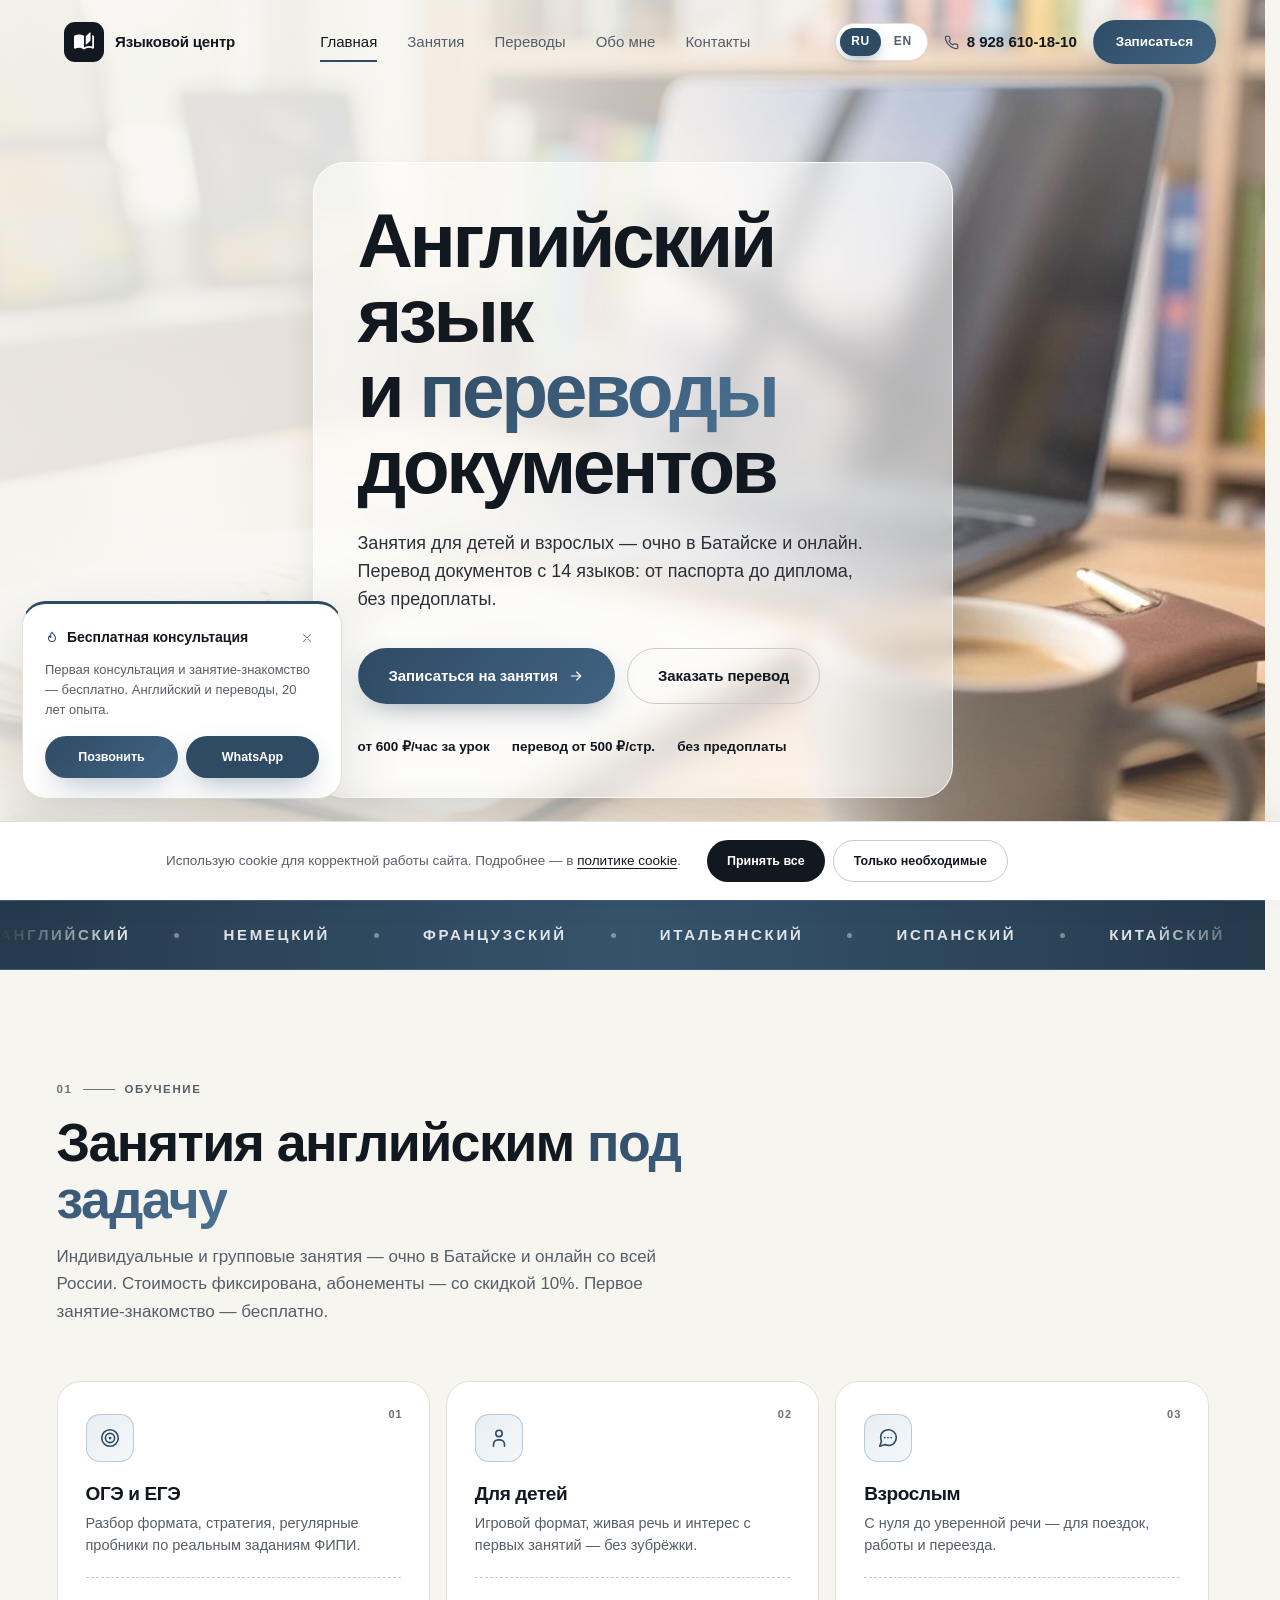
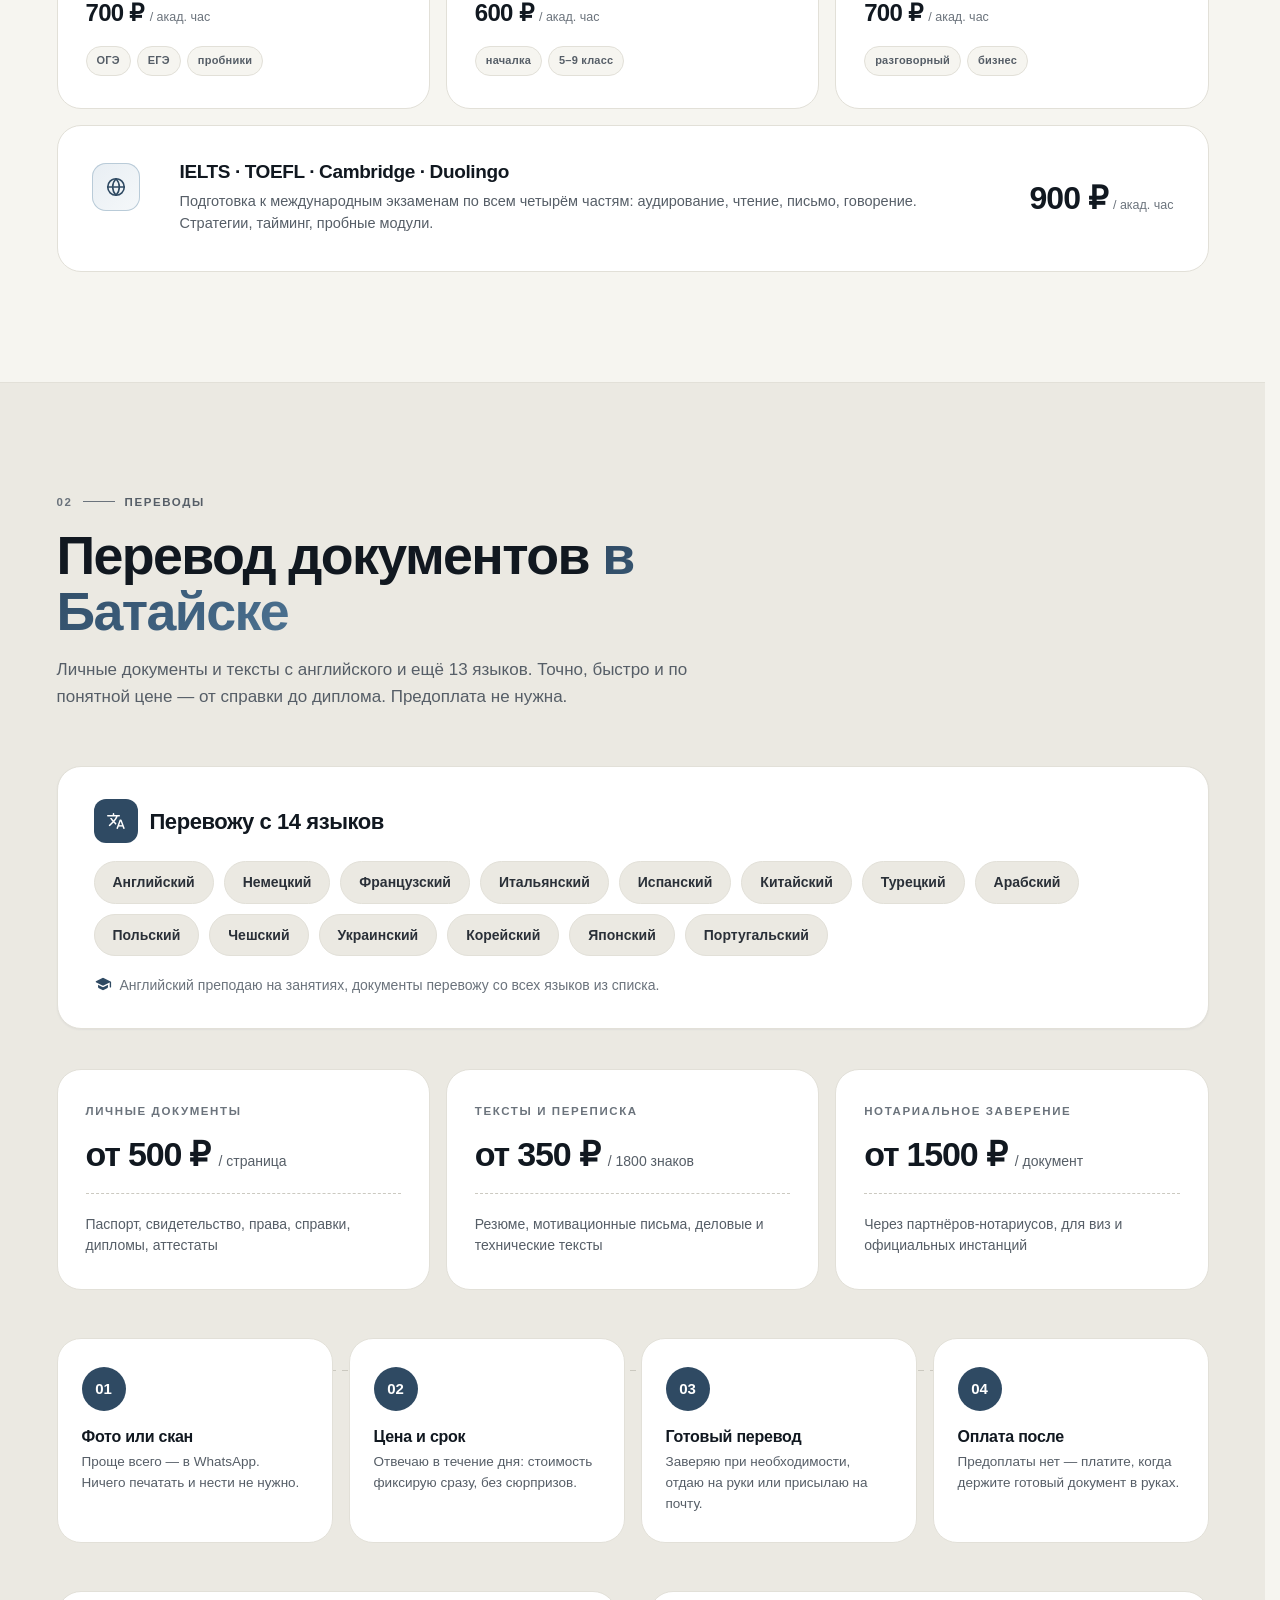
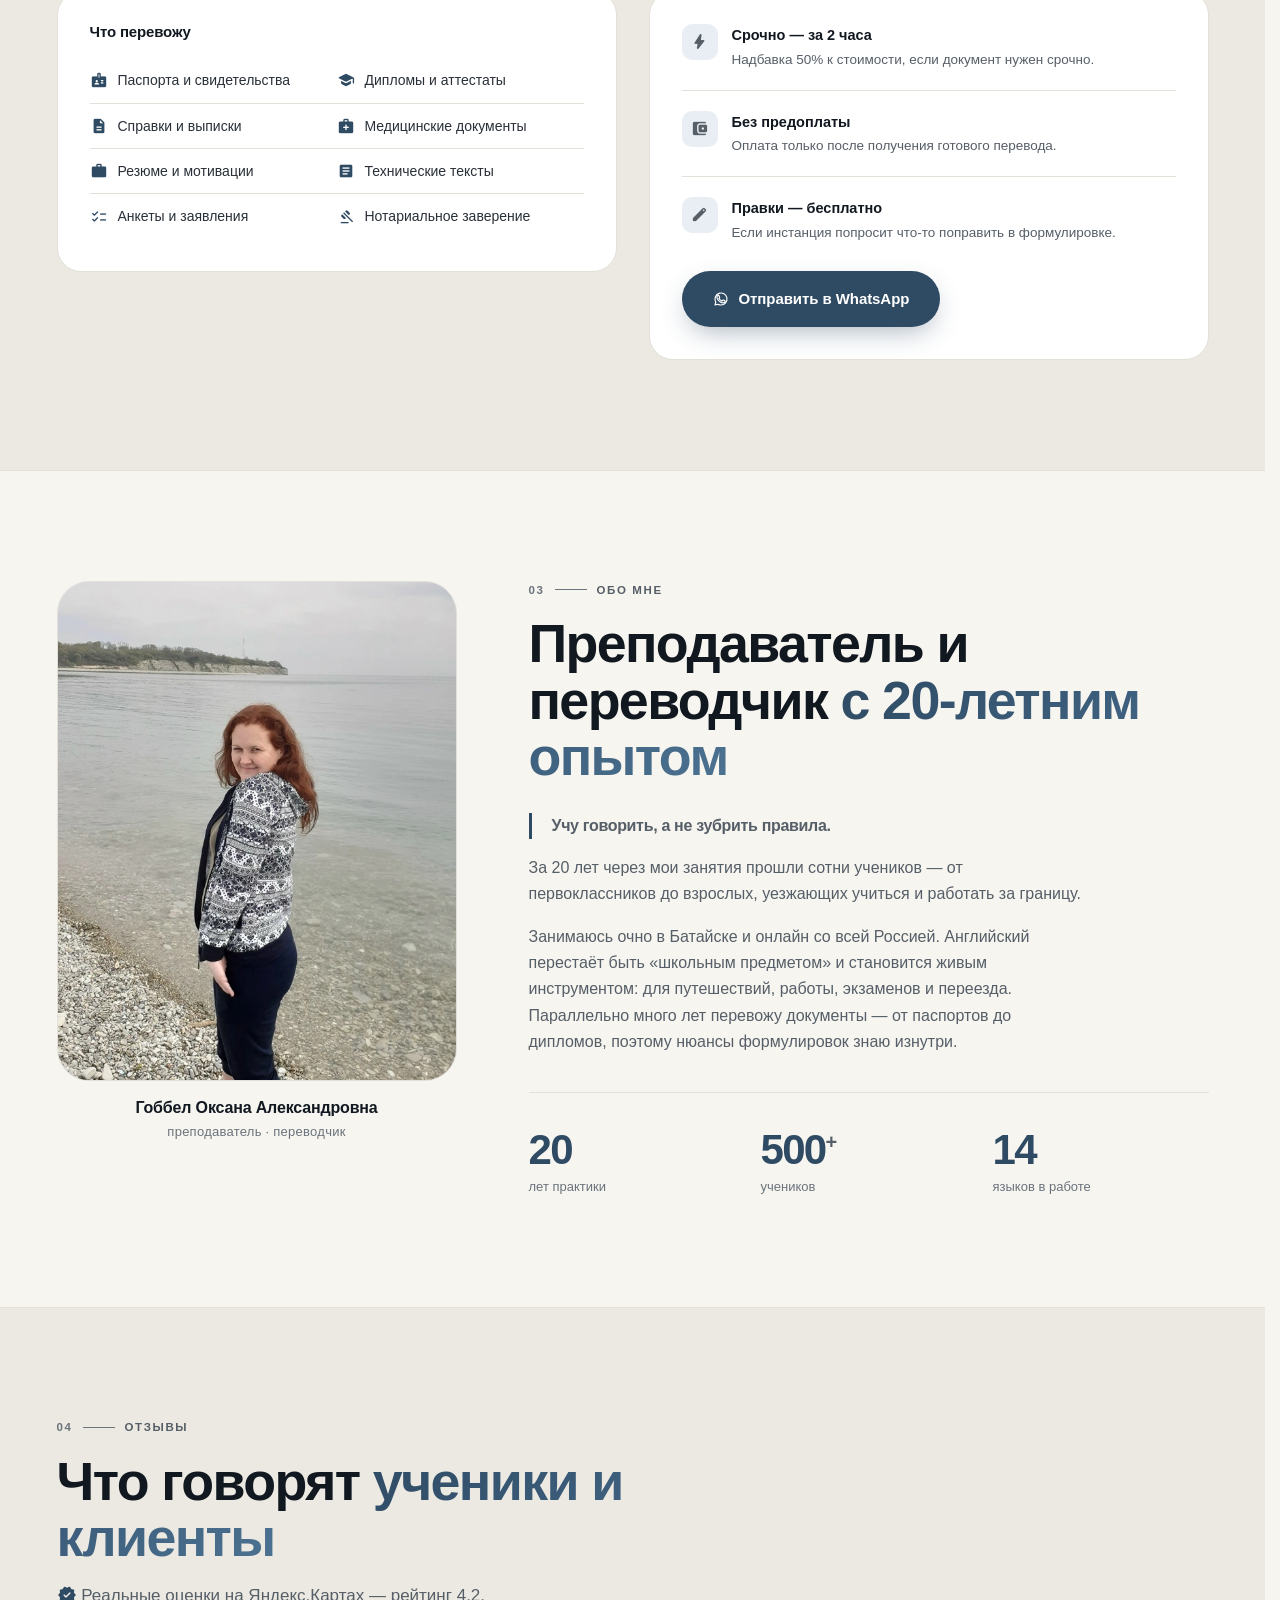
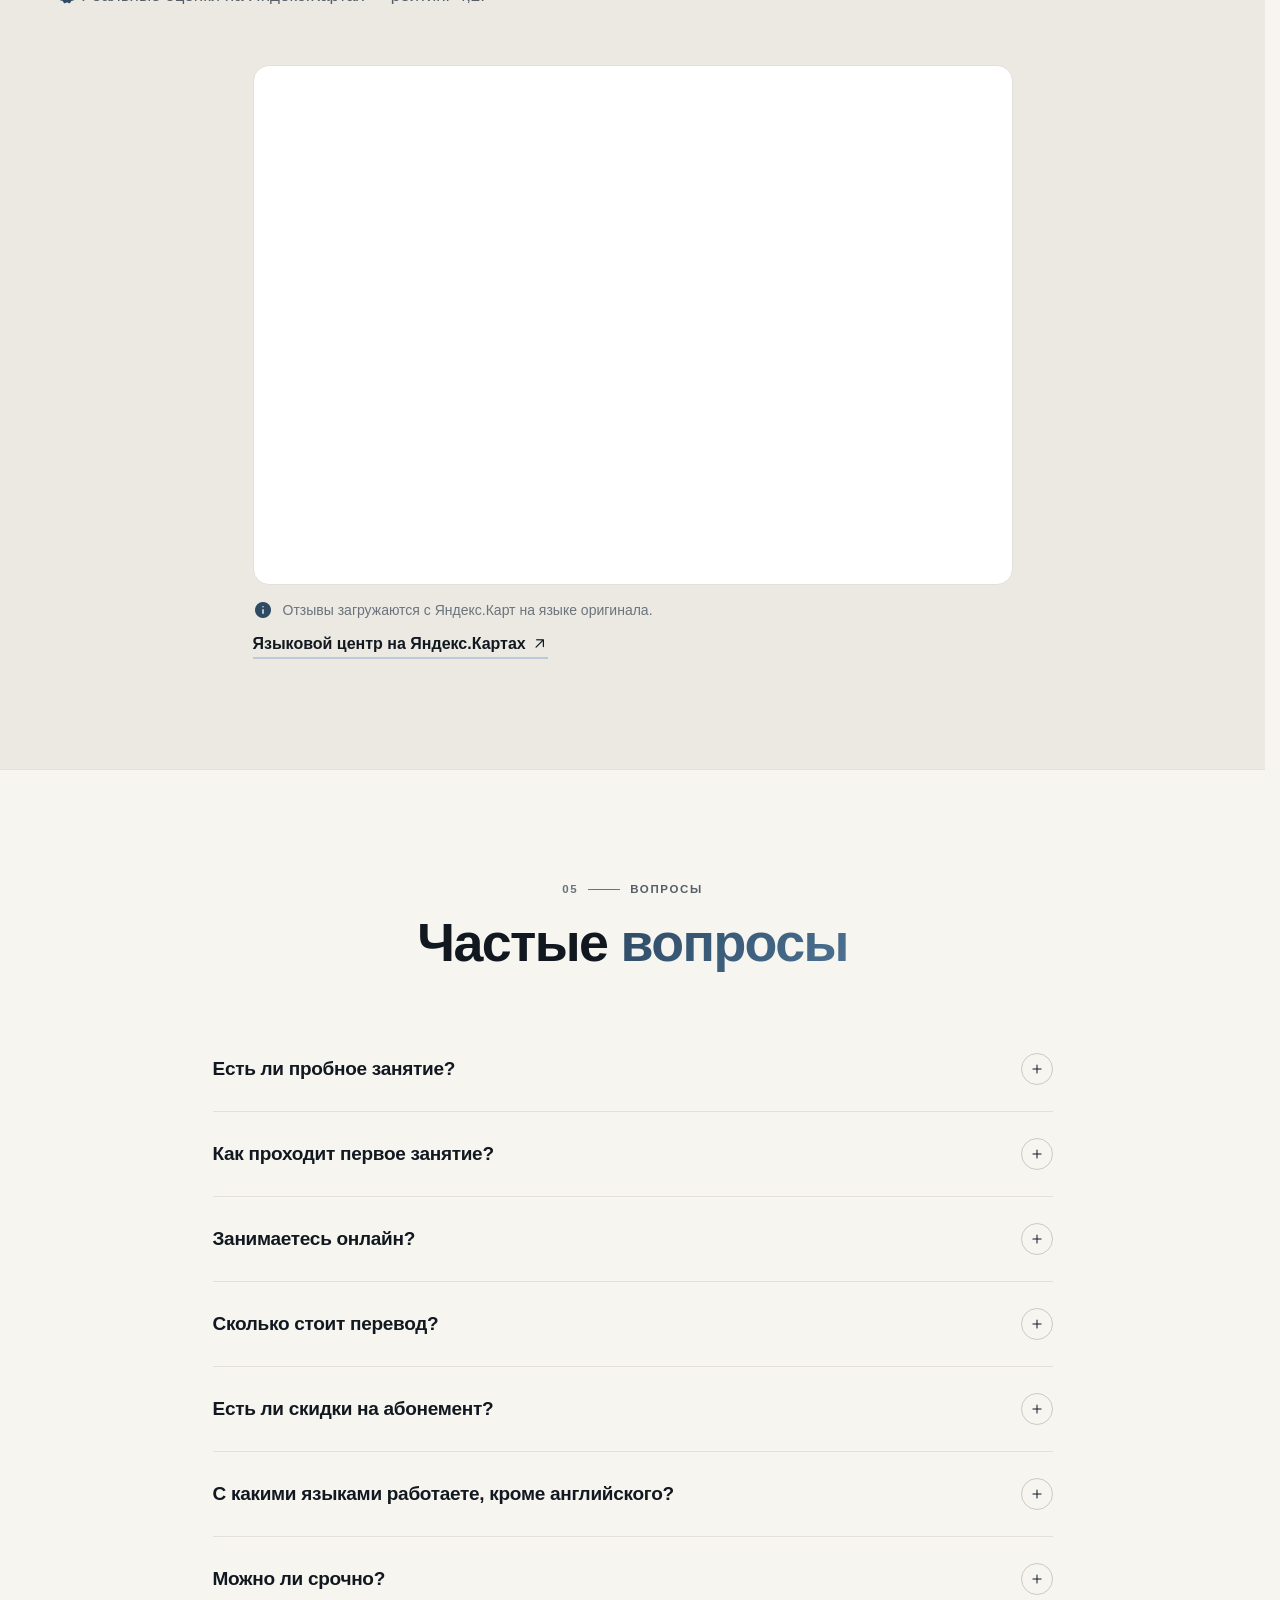
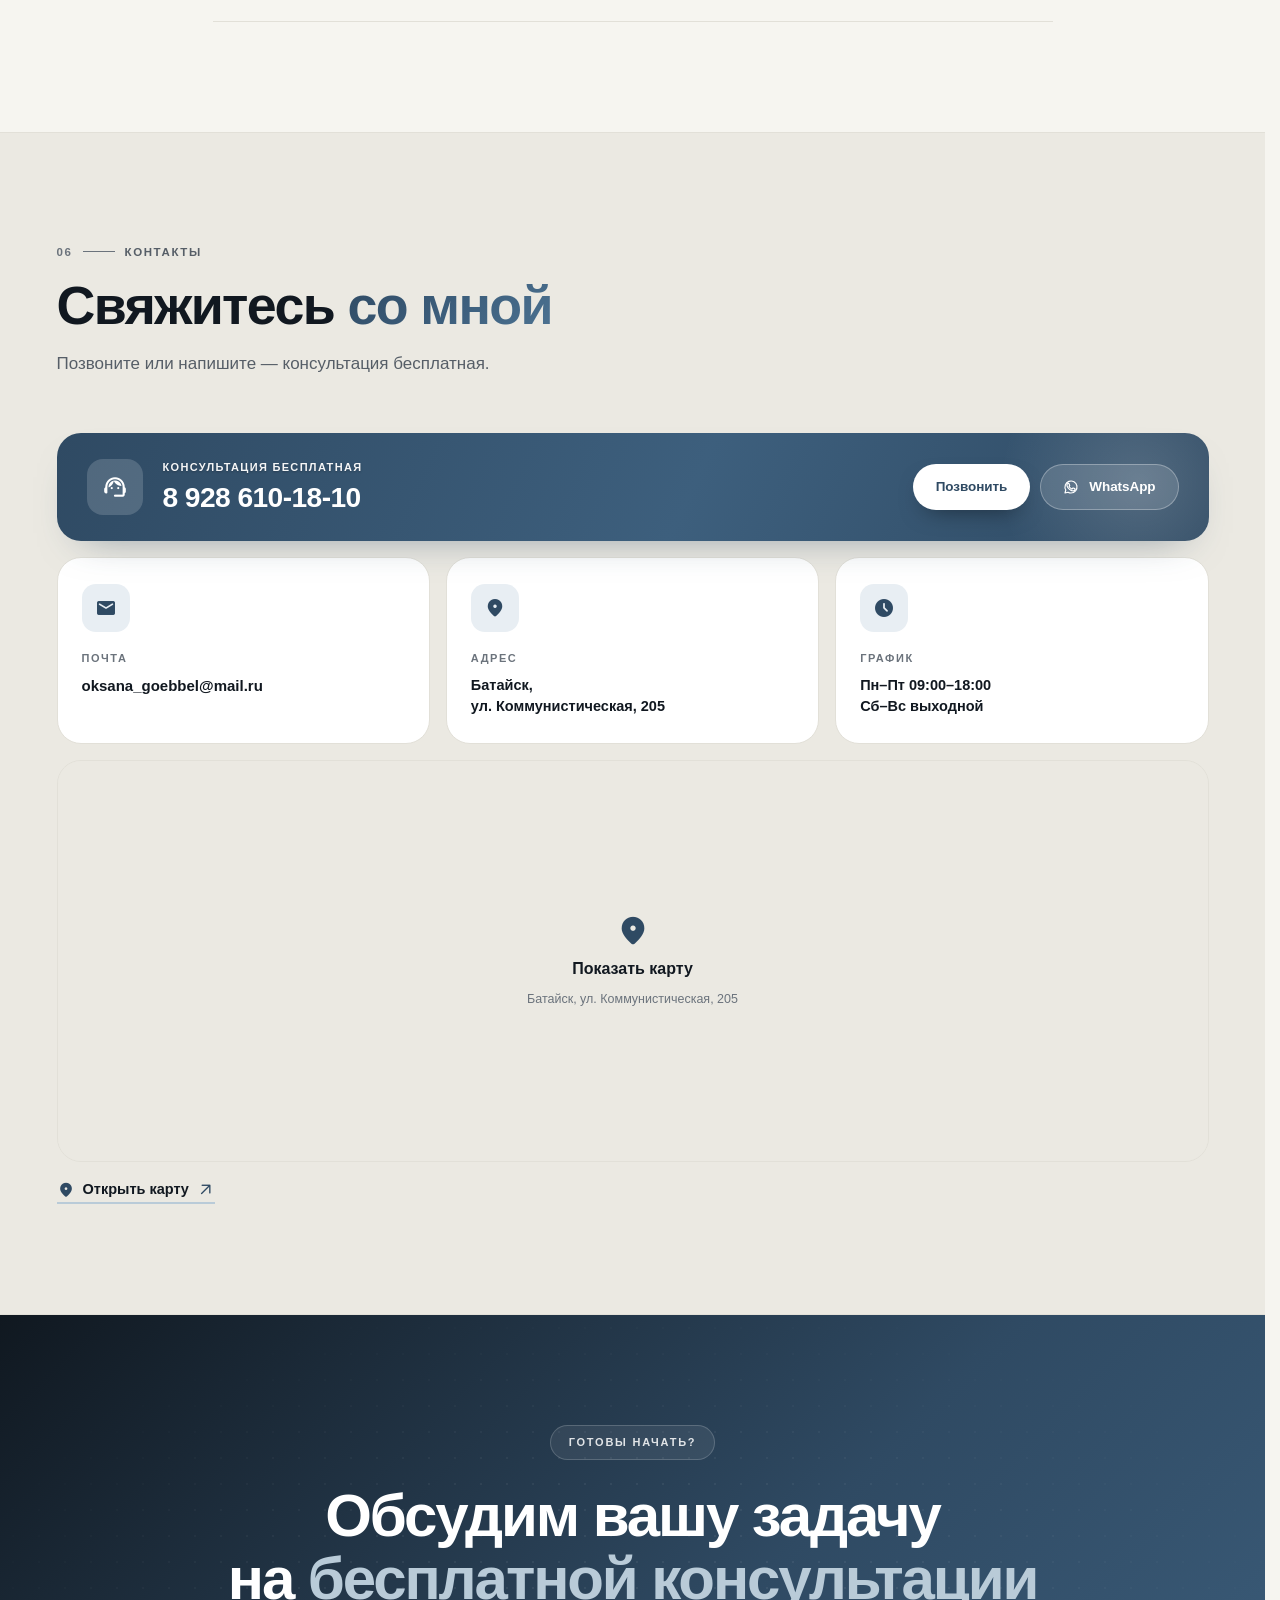
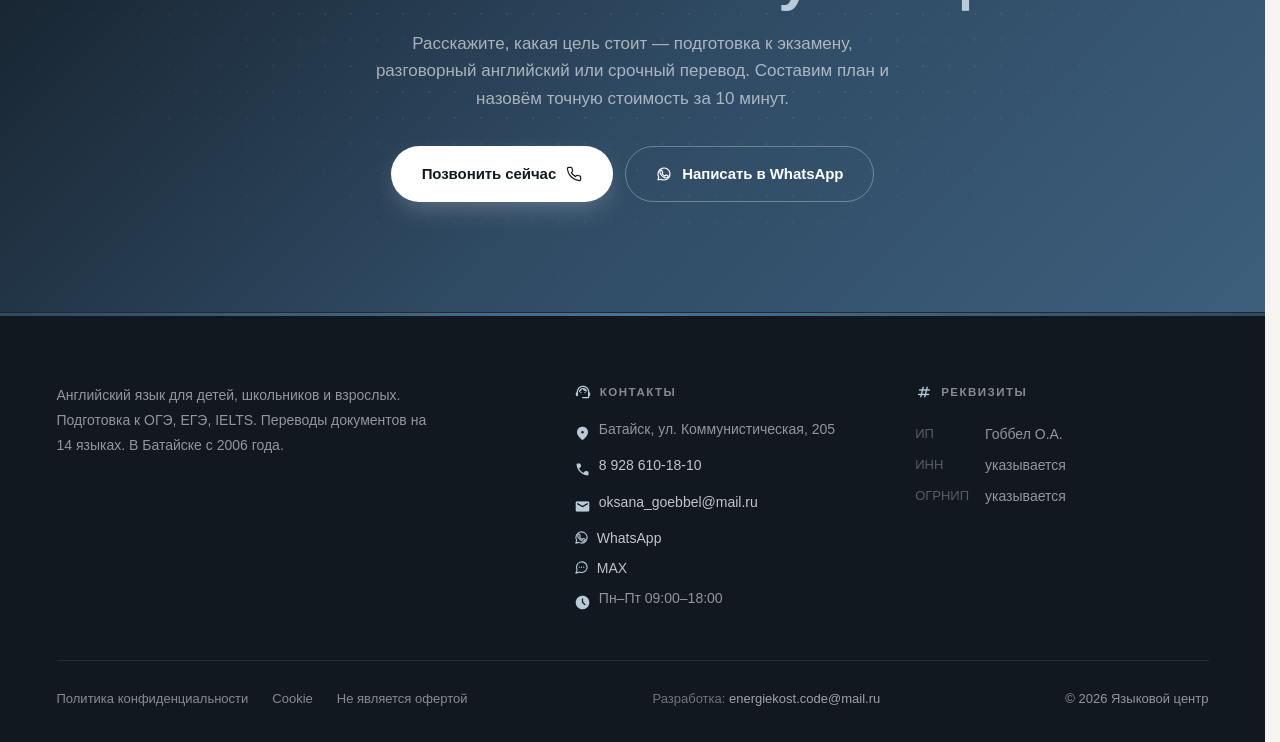
<file: index.html>
<head>
<meta charset="UTF-8">
<meta name="viewport" content="width=device-width, initial-scale=1.0">
<title>Репетитор английского в Батайске — занятия и переводы документов</title>
<meta name="description" content="Английский для детей и взрослых в Батайске: ОГЭ, ЕГЭ, IELTS — от 600 ₽/час. Перевод документов от 500 ₽/стр., 14 языков, без предоплаты. Опыт 20 лет.">
<meta name="keywords" content="репетитор английского Батайск, переводы документов Батайск, ЕГЭ английский Батайск, IELTS Батайск, нотариальный перевод Батайск">
<meta name="robots" content="index, follow">

<link rel="canonical" href="https://example.ru/">
<link rel="alternate" hreflang="ru" href="https://example.ru/">
<link rel="alternate" hreflang="en" href="https://example.ru/?lang=en">
<link rel="alternate" hreflang="x-default" href="https://example.ru/">

<meta property="og:type" content="website">
<meta property="og:title" content="Репетитор английского в Батайске — занятия и переводы документов">
<meta property="og:description" content="Занятия от 600 ₽/час, перевод от 500 ₽/страница. 14 языков, срочно за 2 часа, без предоплаты.">
<meta property="og:url" content="https://example.ru/">
<meta property="og:image" content="https://example.ru/img/icons/og-cover.jpg">
<meta property="og:image:alt" content="Языковой центр — английский язык и переводы документов, Батайск">
<meta property="og:image:width" content="1200">
<meta property="og:image:height" content="630">
<meta property="og:locale" content="ru_RU">
<meta property="og:locale:alternate" content="en_US">

<meta name="twitter:card" content="summary_large_image">
<meta name="twitter:title" content="Репетитор английского языка в Батайске — занятия и переводы документов">
<meta name="twitter:description" content="Занятия от 600 ₽/час, перевод от 500 ₽/страница. 14 языков, без предоплаты.">
<meta name="twitter:image" content="https://example.ru/img/icons/og-cover.jpg">

<meta name="theme-color" content="#f6f5f0">
<meta name="msapplication-TileColor" content="#1C262E">
<meta name="msapplication-TileImage" content="img/icons/mstile-150x150.png">

<link rel="icon" href="img/icons/favicon.ico" sizes="any">
<link rel="icon" type="image/png" sizes="32x32" href="img/icons/favicon-32x32.png">
<link rel="icon" type="image/png" sizes="16x16" href="img/icons/favicon-16x16.png">
<link rel="apple-touch-icon" sizes="180x180" href="img/icons/apple-touch-icon.png">
<link rel="manifest" href="img/site.webmanifest">

<script type="application/ld+json">
{"@context":"https://schema.org","@type":"LocalBusiness","name":"Языковой центр","url":"https://example.ru/","founder":{"@type":"Person","name":"Гоббел Оксана Александровна"},"description":"Английский язык для детей и взрослых, подготовка к ОГЭ, ЕГЭ, IELTS. Переводы документов на 14 языках. Батайск.","telephone":"+79286101810","email":"oksana_goebbel@mail.ru","address":{"@type":"PostalAddress","streetAddress":"ул. Коммунистическая, д. 205","addressLocality":"Батайск","addressRegion":"Ростовская область","postalCode":"346880","addressCountry":"RU"},"openingHoursSpecification":[{"@type":"OpeningHoursSpecification","dayOfWeek":["Monday","Tuesday","Wednesday","Thursday","Friday"],"opens":"09:00","closes":"18:00"}]}
</script>
</head>

<link rel="stylesheet" href="css/fonts.css">

<link rel="stylesheet" href="css/styles.css">
</head>
<body>

<div class="progress" id="progress" aria-hidden="true"></div>

<!-- SVG SPRITE -->
<svg aria-hidden="true" style="position:absolute;width:0;height:0;overflow:hidden">
  <symbol id="i-logo" viewBox="0 0 24 24"><path d="M3 5c3-1 6-1 9 1 3-2 6-2 9-1v14c-3-1-6-1-9 1-3-2-6-2-9-1V5Z"/><path d="M12 6v14"/></symbol>
  <symbol id="i-phone" viewBox="0 0 24 24"><path d="M22 16.92v3a2 2 0 0 1-2.18 2 19.79 19.79 0 0 1-8.63-3.07 19.5 19.5 0 0 1-6-6 19.79 19.79 0 0 1-3.07-8.67A2 2 0 0 1 4.11 2h3a2 2 0 0 1 2 1.72c.13.96.36 1.9.7 2.81a2 2 0 0 1-.45 2.11L8.09 9.91a16 16 0 0 0 6 6l1.27-1.27a2 2 0 0 1 2.11-.45c.91.34 1.85.57 2.81.7A2 2 0 0 1 22 16.92Z"/></symbol>
  <symbol id="i-target" viewBox="0 0 24 24"><circle cx="12" cy="12" r="9"/><circle cx="12" cy="12" r="5"/><circle cx="12" cy="12" r="1.5" fill="currentColor" stroke="none"/></symbol>
  <symbol id="i-child" viewBox="0 0 24 24"><circle cx="12" cy="7" r="3.5"/><path d="M6 21v-2a5 5 0 0 1 5-5h2a5 5 0 0 1 5 5v2"/></symbol>
  <symbol id="i-chat" viewBox="0 0 24 24"><path d="M21 11.5a8.38 8.38 0 0 1-.9 3.8 8.5 8.5 0 0 1-7.6 4.7 8.38 8.38 0 0 1-3.8-.9L3 21l1.9-5.7a8.38 8.38 0 0 1-.9-3.8 8.5 8.5 0 0 1 4.7-7.6 8.38 8.38 0 0 1 3.8-.9h.5a8.48 8.48 0 0 1 8 8Z"/><path d="M8.5 11.5h.01M12 11.5h.01M15.5 11.5h.01" stroke-width="2"/></symbol>
  <symbol id="i-globe" viewBox="0 0 24 24"><circle cx="12" cy="12" r="9"/><path d="M3 12h18M12 3a13 13 0 0 1 0 18M12 3a13 13 0 0 0 0 18"/></symbol>
  <symbol id="i-doc" viewBox="0 0 24 24"><path d="M14 2H6a2 2 0 0 0-2 2v16a2 2 0 0 0 2 2h12a2 2 0 0 0 2-2V8Z"/><path d="M14 2v6h6M8 13h8M8 17h6"/></symbol>
  <symbol id="i-bolt" viewBox="0 0 24 24"><path d="M13 2 4 14h7l-1 8 9-12h-7l1-8Z"/></symbol>
  <symbol id="i-shield" viewBox="0 0 24 24"><path d="M12 2 4 5v6c0 5 3.5 9.5 8 11 4.5-1.5 8-6 8-11V5l-8-3Z"/><path d="m9 12 2 2 4-4"/></symbol>
  <symbol id="i-rotate" viewBox="0 0 24 24"><path d="M3 12a9 9 0 1 1 3 6.7"/><path d="M3 22v-5h5"/></symbol>
  <symbol id="i-camera" viewBox="0 0 24 24"><path d="M23 19a2 2 0 0 1-2 2H3a2 2 0 0 1-2-2V8a2 2 0 0 1 2-2h4l2-3h6l2 3h4a2 2 0 0 1 2 2Z"/><circle cx="12" cy="13" r="4"/></symbol>
  <symbol id="i-star" viewBox="0 0 24 24"><path fill="currentColor" stroke="none" d="m12 2 3.09 6.26L22 9.27l-5 4.87L18.18 22 12 18.56 5.82 22 7 14.14l-5-4.87 6.91-1.01L12 2Z"/></symbol>
  <symbol id="i-mail" viewBox="0 0 24 24"><rect x="2" y="4" width="20" height="16" rx="2"/><path d="m2 7 10 6 10-6"/></symbol>
  <symbol id="i-pin" viewBox="0 0 24 24"><path d="M21 10c0 7-9 13-9 13s-9-6-9-13a9 9 0 0 1 18 0Z"/><circle cx="12" cy="10" r="3"/></symbol>
  <symbol id="i-clock" viewBox="0 0 24 24"><circle cx="12" cy="12" r="9"/><path d="M12 7v5l3 2"/></symbol>
  <symbol id="i-check" viewBox="0 0 24 24"><path d="m4 12 5 5L20 6"/></symbol>
  <symbol id="i-arrow" viewBox="0 0 24 24"><path d="M5 12h14M13 6l6 6-6 6"/></symbol>
  <symbol id="i-plus" viewBox="0 0 24 24"><path d="M12 5v14M5 12h14"/></symbol>
  <symbol id="i-x" viewBox="0 0 24 24"><path d="M18 6 6 18M6 6l12 12"/></symbol>
  <symbol id="i-menu" viewBox="0 0 24 24"><path d="M4 7h16M4 12h16M4 17h16"/></symbol>
  <symbol id="i-fire" viewBox="0 0 24 24"><path d="M12 2c2 4 6 5 6 10a6 6 0 1 1-12 0c0-2 1-3 2-4 0 2 1 3 2 3 0-4-2-6 2-9Z"/></symbol>
  <symbol id="i-wa" viewBox="0 0 24 24"><path d="M17.5 14.4c-.3-.2-1.8-.9-2-.9-.3-.1-.5-.2-.7.1-.2.3-.8 1-.9 1.2-.2.2-.4.2-.7.1-.3-.2-1.3-.5-2.4-1.5-.9-.8-1.5-1.8-1.6-2-.2-.3 0-.5.1-.6.1-.2.3-.4.4-.5.2-.2.2-.3.3-.5 0-.2 0-.4-.1-.5-.1-.2-.7-1.6-.9-2.2-.3-.6-.5-.5-.7-.5h-.6c-.2 0-.5.1-.8.4-.3.3-1 1-1 2.5s1.1 2.9 1.2 3.1c.2.2 2.1 3.2 5.1 4.5.7.3 1.3.5 1.7.6.7.2 1.4.2 1.9.1.6-.1 1.8-.7 2-1.4.3-.7.3-1.3.2-1.4-.1-.1-.3-.2-.6-.4Z"/><path d="M12 21a9 9 0 1 0-7.8-4.5L3 21l4.5-1.2A9 9 0 0 0 12 21Z"/></symbol>
  <symbol id="i-max" viewBox="0 0 24 24"><path d="M21 11.5a8.5 8.5 0 0 1-8.5 8.5 8.6 8.6 0 0 1-3.8-.9L3 21l1.9-5.7A8.5 8.5 0 1 1 21 11.5Z"/><path d="M8.5 11.5h.01M12 11.5h.01M15.5 11.5h.01" stroke-width="2"/></symbol>
</svg>

<!-- HEADER -->
<header class="header" id="header">
  <div class="wrap header-inner">
    <a class="logo" href="#top" id="logoLink">
      <span class="logo-mark"><span class="msym" aria-hidden="true">auto_stories</span></span>
      <span class="logo-text"><span class="logo-name">Языковой центр</span></span>
    </a>
    <nav class="nav" aria-label="Меню" id="nav">
      <a href="#top" data-sec="top" class="on">Главная</a>
      <a href="#obuchenie" data-sec="obuchenie">Занятия</a>
      <a href="#perevody" data-sec="perevody">Переводы</a>
      <a href="#o-sebe" data-sec="o-sebe">Обо мне</a>
      <a href="#kontakty" data-sec="kontakty">Контакты</a>
    </nav>
    <div class="header-cta">
      <div class="lang-sw" id="langSw" role="group" aria-label="Язык сайта">
        <button type="button" class="ls-opt on" data-lang="ru" aria-pressed="true">RU</button>
        <button type="button" class="ls-opt" data-lang="en" aria-pressed="false">EN</button>
      </div>
      <a class="phone-link" href="tel:+79286101810" aria-label="Позвонить: 8 928 610-18-10"><svg class="ic"><use href="#i-phone"/></svg><span class="phone-num">8 928 610-18-10</span></a>
      <a class="btn btn-primary btn-sm" href="#kontakty">Записаться</a>
    </div>
    <button class="burger" id="burger" aria-label="Меню" aria-expanded="false"><svg class="ic"><use href="#i-menu"/></svg></button>
  </div>
</header>

<!-- MOBILE MENU -->
<div class="overlay" id="overlay"></div>
<aside class="panel" id="panel" role="dialog" aria-modal="true" aria-label="Меню">
  <div class="panel-head">
    <a class="logo" href="#top"><span class="logo-mark"><span class="msym" aria-hidden="true">auto_stories</span></span><span class="logo-text"><span class="logo-name">Языковой центр</span></span></a>
    <div class="lang-sw" id="langSwM" role="group" aria-label="Язык сайта">
      <button type="button" class="ls-opt on" data-lang="ru" aria-pressed="true">RU</button>
      <button type="button" class="ls-opt" data-lang="en" aria-pressed="false">EN</button>
    </div>
    <button class="panel-close" id="panelClose" aria-label="Закрыть"><svg class="ic"><use href="#i-x"/></svg></button>
  </div>
  <ul class="panel-list">
    <li><a href="#top">Главная</a></li>
    <li><a href="#obuchenie">Занятия</a></li>
    <li><a href="#perevody">Переводы</a></li>
    <li><a href="#o-sebe">Обо мне</a></li>
    <li><a href="#kontakty">Контакты</a></li>
  </ul>
  <div class="panel-foot">
    <div class="panel-contacts">
      <a class="pc-btn pc-call" href="tel:+79286101810"><span>Позвонить</span></a>
      <!-- TODO: MAX — когда появится ссылка профиля из приложения («Поделиться → Скопировать»), заменить tel: на ссылку чата MAX. Пока ведёт на звонок по номеру 8 928 610-18-10. -->
      <a class="pc-btn pc-max" href="tel:+79286101810" aria-label="MAX — позвонить по номеру 8 928 610-18-10"><span>MAX</span></a>
      <a class="pc-btn pc-wa" id="panelWa" href="https://wa.me/79286101810" aria-label="WhatsApp"><span>WhatsApp</span></a>
    </div>
    <a class="panel-tel" href="tel:+79286101810">8 928 610-18-10</a>
    <div class="panel-hours">
      <svg class="ic"><use href="#i-clock"/></svg>
      <span>Пн–Пт 09:00–18:00</span>
      <span class="sep" aria-hidden="true">·</span>
      <span>Сб–Вс выходной</span>
    </div>
    <div class="hint">Консультация по телефону — бесплатно</div>
  </div>
</aside>

<main id="top">

<!-- HERO -->
<section class="hero">
  <div class="wrap hero-inner">
    <div>
      <h1 data-en="English lessons & <em>translations of documents</em>">Английский язык<br>и <em>переводы</em><br>документов</h1>
      <p class="hero-sub">Занятия для детей и взрослых — очно в Батайске и онлайн. Перевод документов с 14 языков: от паспорта до диплома, без предоплаты.</p>
      <div class="hero-cta">
        <a class="btn btn-primary" href="#obuchenie">Записаться на занятия <svg class="ic"><use href="#i-arrow"/></svg></a>
        <a class="btn btn-ghost" href="#perevody">Заказать перевод</a>
      </div>
      <div class="hero-meta">
        <span>от 600 ₽/час за урок</span>
        <span>перевод от 500 ₽/стр.</span>
        <span>без предоплаты</span>
      </div>
    </div>
    <!-- ФОТО В HERO (на весь экран): фон задаётся в css/styles.css → .hero::before,
         файл img/bg_hero.webp. Замените его на своё фото 1600×1000 (горизонтальное). -->
  </div>
</section>

<!-- MARQUEE -->
<div class="marquee" aria-hidden="true">
  <div class="marquee-track">
    <span>Английский</span><span>Немецкий</span><span>Французский</span><span>Итальянский</span><span>Испанский</span><span>Китайский</span><span>Турецкий</span><span>Арабский</span><span>Польский</span><span>Чешский</span><span>Украинский</span><span>Корейский</span><span>Японский</span><span>Португальский</span>
    <span>Английский</span><span>Немецкий</span><span>Французский</span><span>Итальянский</span><span>Испанский</span><span>Китайский</span><span>Турецкий</span><span>Арабский</span><span>Польский</span><span>Чешский</span><span>Украинский</span><span>Корейский</span><span>Японский</span><span>Португальский</span>
  </div>
</div>

<!-- ОБУЧЕНИЕ -->
<section id="obuchenie">
  <div class="wrap">
    <div class="sec-head">
      <div class="eyebrow"><span class="num">01</span><span class="line"></span>Обучение</div>
      <h2>Занятия английским <em>под задачу</em></h2>
      <p class="sub">Индивидуальные и групповые занятия — очно в Батайске и онлайн со всей России. Стоимость фиксирована, абонементы — со скидкой 10%. Первое занятие-знакомство — бесплатно.</p>
    </div>
    <div class="bento">
      <article class="scard c1 reveal">
        <span class="snum">01</span>
        <div class="sicon"><svg class="ic"><use href="#i-target"/></svg></div>
        <h3>ОГЭ и ЕГЭ</h3>
        <p>Разбор формата, стратегия, регулярные пробники по реальным заданиям ФИПИ.</p>
        <div class="sprice"><b>700 ₽</b><span>/ акад. час</span></div>
        <div class="stags"><span>ОГЭ</span><span>ЕГЭ</span><span>пробники</span></div>
      </article>
      <article class="scard c2 reveal d1">
        <span class="snum">02</span>
        <div class="sicon"><svg class="ic"><use href="#i-child"/></svg></div>
        <h3>Для детей</h3>
        <p>Игровой формат, живая речь и интерес с первых занятий — без зубрёжки.</p>
        <div class="sprice"><b>600 ₽</b><span>/ акад. час</span></div>
        <div class="stags"><span>началка</span><span>5–9 класс</span></div>
      </article>
      <article class="scard c3 reveal d2">
        <span class="snum">03</span>
        <div class="sicon"><svg class="ic"><use href="#i-chat"/></svg></div>
        <h3>Взрослым</h3>
        <p>С нуля до уверенной речи — для поездок, работы и переезда.</p>
        <div class="sprice"><b>700 ₽</b><span>/ акад. час</span></div>
        <div class="stags"><span>разговорный</span><span>бизнес</span></div>
      </article>
      <article class="scard wide reveal">
        <div class="sicon"><svg class="ic"><use href="#i-globe"/></svg></div>
        <div class="wide-body">
          <h3>IELTS · TOEFL · Cambridge · Duolingo</h3>
          <p style="margin:0">Подготовка к международным экзаменам по всем четырём частям: аудирование, чтение, письмо, говорение. Стратегии, тайминг, пробные модули.</p>
        </div>
        <div class="sprice"><b>900 ₽</b><span>/ акад. час</span></div>
      </article>
    </div>
  </div>
</section>

<!-- ПЕРЕВОДЫ -->
<section id="perevody" class="translations">
  <div class="wrap">
    <div class="sec-head">
      <div class="eyebrow"><span class="num">02</span><span class="line"></span>Переводы</div>
      <h2>Перевод документов <em>в Батайске</em></h2>
      <p class="sub">Личные документы и тексты с английского и ещё 13 языков. Точно, быстро и по понятной цене — от справки до диплома. Предоплата не нужна.</p>
    </div>
    <div class="langs-card reveal">
      <div class="lc-head"><span class="msym lc-ic">translate</span><h3>Перевожу с 14 языков</h3></div>
      <div class="lang-chips"><span class="chip">Английский</span><span class="chip">Немецкий</span><span class="chip">Французский</span><span class="chip">Итальянский</span><span class="chip">Испанский</span><span class="chip">Китайский</span><span class="chip">Турецкий</span><span class="chip">Арабский</span><span class="chip">Польский</span><span class="chip">Чешский</span><span class="chip">Украинский</span><span class="chip">Корейский</span><span class="chip">Японский</span><span class="chip">Португальский</span></div>
      <p class="lc-note"><span class="msym">school</span>Английский преподаю на занятиях, документы перевожу со всех языков из списка.</p>
    </div>

    <div class="price-grid">
      <div class="pcard reveal">
        <div class="plabel">Личные документы</div>
        <div class="pval">от 500 ₽ <small>/ страница</small></div>
        <div class="pnote">Паспорт, свидетельство, права, справки, дипломы, аттестаты</div>
      </div>
      <div class="pcard reveal d1">
        <div class="plabel">Тексты и переписка</div>
        <div class="pval">от 350 ₽ <small>/ 1800 знаков</small></div>
        <div class="pnote">Резюме, мотивационные письма, деловые и технические тексты</div>
      </div>
      <div class="pcard reveal d2">
        <div class="plabel">Нотариальное заверение</div>
        <div class="pval">от 1500 ₽ <small>/ документ</small></div>
        <div class="pnote">Через партнёров-нотариусов, для виз и официальных инстанций</div>
      </div>
    </div>

    <div class="steps reveal">
      <div class="step">
        <div class="scircle">01</div>
        <h4>Фото или скан</h4>
        <p>Проще всего — в WhatsApp. Ничего печатать и нести не нужно.</p>
      </div>
      <div class="step">
        <div class="scircle">02</div>
        <h4>Цена и срок</h4>
        <p>Отвечаю в течение дня: стоимость фиксирую сразу, без сюрпризов.</p>
      </div>
      <div class="step">
        <div class="scircle">03</div>
        <h4>Готовый перевод</h4>
        <p>Заверяю при необходимости, отдаю на руки или присылаю на почту.</p>
      </div>
      <div class="step">
        <div class="scircle">04</div>
        <h4>Оплата после</h4>
        <p>Предоплаты нет — платите, когда держите готовый документ в руках.</p>
      </div>
    </div>

    <div class="trans-detail reveal">
      <div class="docs-list">
        <h4>Что перевожу</h4>
        <ul>
          <li><span class="msym" aria-hidden="true">badge</span>Паспорта и свидетельства</li>
          <li><span class="msym" aria-hidden="true">school</span>Дипломы и аттестаты</li>
          <li><span class="msym" aria-hidden="true">description</span>Справки и выписки</li>
          <li><span class="msym" aria-hidden="true">medical_services</span>Медицинские документы</li>
          <li><span class="msym" aria-hidden="true">work</span>Резюме и мотивации</li>
          <li><span class="msym" aria-hidden="true">article</span>Технические тексты</li>
          <li><span class="msym" aria-hidden="true">checklist</span>Анкеты и заявления</li>
          <li><span class="msym" aria-hidden="true">gavel</span>Нотариальное заверение</li>
        </ul>
      </div>
      <div class="guarantees">
        <div class="guar-item">
          <div class="gi"><span class="msym" aria-hidden="true">bolt</span></div>
          <div><b>Срочно — за 2 часа</b><span>Надбавка 50% к стоимости, если документ нужен срочно.</span></div>
        </div>
        <div class="guar-item">
          <div class="gi"><span class="msym" aria-hidden="true">account_balance_wallet</span></div>
          <div><b>Без предоплаты</b><span>Оплата только после получения готового перевода.</span></div>
        </div>
        <div class="guar-item">
          <div class="gi"><span class="msym" aria-hidden="true">edit</span></div>
          <div><b>Правки — бесплатно</b><span>Если инстанция попросит что-то поправить в формулировке.</span></div>
        </div>
        <a class="btn btn-wa" id="waOrder" href="https://wa.me/79286101810"><svg class="ic"><use href="#i-wa"/></svg>Отправить в WhatsApp</a>
      </div>
    </div>
  </div>
</section>

<!-- ОБО МНЕ -->
<section id="o-sebe">
  <div class="wrap about-split">
    <div class="about-col reveal">
      <!-- ФОТО: замените photo.jpg на реальный портрет (вертикальный, ~800×1000 px) -->
      <div class="about-photo">
        <img src="img/hero_oksana.webp" alt="Гоббел Оксана Александровна — преподаватель английского и переводчик" class="about-img" width="800" height="1000" loading="lazy" decoding="async" onerror="this.style.display='none';">
      </div>
      <div class="about-caption"><b>Гоббел Оксана Александровна</b><span>преподаватель · переводчик</span></div>
    </div>
    <div class="about-content reveal d1">
      <div class="eyebrow"><span class="num">03</span><span class="line"></span>Обо мне</div>
      <h2>Преподаватель и переводчик <em>с 20-летним опытом</em></h2>
      <p class="about-quote">Учу говорить, а не зубрить правила.</p>
      <p>За 20 лет через мои занятия прошли сотни учеников — от первоклассников до взрослых, уезжающих учиться и работать за границу.</p>
      <p>Занимаюсь очно в Батайске и онлайн со всей Россией. Английский перестаёт быть «школьным предметом» и становится живым инструментом: для путешествий, работы, экзаменов и переезда. Параллельно много лет перевожу документы — от паспортов до дипломов, поэтому нюансы формулировок знаю изнутри.</p>
      <div class="facts">
        <div><b>20</b><span>лет практики</span></div>
        <div><b>500<sup>+</sup></b><span>учеников</span></div>
        <div><b>14</b><span>языков в работе</span></div>
      </div>
    </div>
  </div>
</section>

<!-- ОТЗЫВЫ -->
<section id="otzyvy" class="reviews">
  <div class="wrap">
    <div class="sec-head">
      <div class="eyebrow"><span class="num">04</span><span class="line"></span>Отзывы</div>
      <h2>Что говорят <em>ученики и клиенты</em></h2>
      <p class="sub"><span class="msym" style="color:var(--accent);vertical-align:-4px">verified</span> Реальные оценки на Яндекс.Картах — рейтинг 4,2.</p>
    </div>
    <div class="ya-reviews reveal">
      <iframe id="yaRev" data-src="https://yandex.ru/maps-reviews-widget/8171037238?comments" width="760" height="520" frameborder="0" loading="lazy" title="Отзывы на Яндекс.Картах"></iframe>
      <div class="ya-note">
        <span class="msym">info</span>
        <span id="revNote">Отзывы загружаются с Яндекс.Карт на языке оригинала.</span>
        <a id="revTr" class="btn btn-primary btn-sm ya-tr" href="https://translate.google.com/translate?sl=ru&amp;tl=en&amp;u=https%3A%2F%2Fyandex.ru%2Fmaps%2Forg%2Fyazykovoy_tsentr%2F8171037238%2F" target="_blank" rel="noopener">Translate reviews</a>
      </div>
      <a class="ya-link" href="https://yandex.ru/maps/org/yazykovoy_tsentr/8171037238/" target="_blank" rel="noopener">Языковой центр на Яндекс.Картах <span class="msym">arrow_outward</span></a>
    </div>
  </div>
</section>

<!-- FAQ -->
<section id="faq">
  <div class="wrap">
    <div class="sec-head" style="text-align:center;margin-left:auto;margin-right:auto">
      <div class="eyebrow" style="justify-content:center"><span class="num">05</span><span class="line"></span>Вопросы</div>
      <h2 style="text-align:center">Частые <em>вопросы</em></h2>
    </div>
    <div class="faq-list">
      <div class="faq">
        <button class="faq-btn" aria-expanded="false">
          <span>Есть ли пробное занятие?</span>
          <span class="plus"><svg class="ic"><use href="#i-plus"/></svg></span>
        </button>
        <div class="faq-content">
          <div class="faq-inner">
            <p>Да. Первая консультация по телефону — бесплатно: обсудим цель, уровень и подберём формат. Первое занятие-знакомство тоже бесплатное — чтобы вы поняли, комфортно ли вам со мной работать.</p>
          </div>
        </div>
      </div>
      <div class="faq">
        <button class="faq-btn" aria-expanded="false">
          <span>Как проходит первое занятие?</span>
          <span class="plus"><svg class="ic"><use href="#i-plus"/></svg></span>
        </button>
        <div class="faq-content">
          <div class="faq-inner">
            <p>Определяем уровень, говорим о цели и расписании, намечаем план. Родителям — отдельный короткий отчёт о том, что и как будем учить.</p>
          </div>
        </div>
      </div>
      <div class="faq">
        <button class="faq-btn" aria-expanded="false">
          <span>Занимаетесь онлайн?</span>
          <span class="plus"><svg class="ic"><use href="#i-plus"/></svg></span>
        </button>
        <div class="faq-content">
          <div class="faq-inner">
            <p>Да, занятия проходят онлайн со всей России. Формат тот же: живая речь, интерактивные задания и проверка домашней работы. Видеозвонок в удобном мессенджере.</p>
          </div>
        </div>
      </div>
      <div class="faq">
        <button class="faq-btn" aria-expanded="false">
          <span>Сколько стоит перевод?</span>
          <span class="plus"><svg class="ic"><use href="#i-plus"/></svg></span>
        </button>
        <div class="faq-content">
          <div class="faq-inner">
            <p>Личные документы — от 500 ₽ за страницу, тексты — от 350 ₽ за 1800 знаков, нотариальное заверение — от 1500 ₽ за документ. Точную цену назову после фото документа в WhatsApp в течение дня.</p>
          </div>
        </div>
      </div>
      <div class="faq">
        <button class="faq-btn" aria-expanded="false">
          <span>Есть ли скидки на абонемент?</span>
          <span class="plus"><svg class="ic"><use href="#i-plus"/></svg></span>
        </button>
        <div class="faq-content">
          <div class="faq-inner">
            <p>Да, при покупке абонемента на 8 занятий — скидка 10%. Оплата помесячно, можно приостановить на время отпуска или болезни без потери занятий.</p>
          </div>
        </div>
      </div>
      <div class="faq">
        <button class="faq-btn" aria-expanded="false">
          <span>С какими языками работаете, кроме английского?</span>
          <span class="plus"><svg class="ic"><use href="#i-plus"/></svg></span>
        </button>
        <div class="faq-content">
          <div class="faq-inner">
            <p>Переводы — с 14 языков: английский, немецкий, французский, итальянский, испанский, китайский, турецкий, арабский, польский, чешский, украинский, корейский, японский, португальский. Занятия — только английский.</p>
          </div>
        </div>
      </div>
      <div class="faq">
        <button class="faq-btn" aria-expanded="false">
          <span>Можно ли срочно?</span>
          <span class="plus"><svg class="ic"><use href="#i-plus"/></svg></span>
        </button>
        <div class="faq-content">
          <div class="faq-inner">
            <p>Да, срочный перевод — за 2 часа, с надбавкой 50% к стоимости. Напишите в WhatsApp, я подтвержу, что успею к нужному времени.</p>
          </div>
        </div>
      </div>
    </div>
  </div>
</section>

<!-- КОНТАКТЫ -->
<section id="kontakty" style="background:var(--bg-alt);border-top:1px solid var(--line);border-bottom:1px solid var(--line)">
  <div class="wrap">
    <div class="sec-head">
      <div class="eyebrow"><span class="num">06</span><span class="line"></span>Контакты</div>
      <h2>Свяжитесь <em>со мной</em></h2>
      <p class="sub">Позвоните или напишите — консультация бесплатная.</p>
    </div>
    <div class="contact-grid">
      <div class="ccard main reveal">
        <div class="cicon"><span class="msym" aria-hidden="true">support_agent</span></div>
        <div class="ctext">
          <div class="clabel">Консультация бесплатная</div>
          <div class="cvalue"><a href="tel:+79286101810">8 928 610-18-10</a></div>
        </div>
        <div class="cbtns">
          <a class="btn btn-primary" href="tel:+79286101810">Позвонить</a>
          <a class="btn btn-wa" id="waMain" href="https://wa.me/79286101810"><svg class="ic"><use href="#i-wa"/></svg>WhatsApp</a>
        </div>
      </div>
      <div class="ccard reveal d1">
        <div class="cicon"><span class="msym" aria-hidden="true">mail</span></div>
        <div class="clabel">Почта</div>
        <div class="cvalue" style="font-size:15px"><a href="mailto:oksana_goebbel@mail.ru">oksana_goebbel@mail.ru</a></div>
      </div>
      <div class="ccard reveal d2">
        <div class="cicon"><span class="msym" aria-hidden="true">location_on</span></div>
        <div class="clabel">Адрес</div>
        <div class="cvalue" style="font-size:14.5px">Батайск,<br>ул. Коммунистическая, 205</div>
      </div>
      <div class="ccard reveal d3">
        <div class="cicon"><span class="msym" aria-hidden="true">schedule</span></div>
        <div class="clabel">График</div>
        <div class="cvalue" style="font-size:14.5px">Пн–Пт 09:00–18:00<br>Сб–Вс выходной</div>
      </div>
    </div>
    <div class="map-wrap" id="mapWrap">
      <button class="map-load" id="mapLoad" type="button">
        <span class="msym" aria-hidden="true">location_on</span>
        <span>Показать карту</span>
        <small>Батайск, ул. Коммунистическая, 205</small>
      </button>
      <iframe id="mapFrame" data-src="https://yandex.ru/map-widget/v1/?text=%D0%91%D0%B0%D1%82%D0%B0%D0%B9%D1%81%D0%BA%2C%20%D1%83%D0%BB.%20%D0%9A%D0%BE%D0%BC%D0%BC%D1%83%D0%BD%D0%B8%D1%81%D1%82%D0%B8%D1%87%D0%B5%D1%81%D0%BA%D0%B0%D1%8F%2C%20205&amp;z=17" loading="lazy" title="Карта: Батайск, ул. Коммунистическая, 205" allowfullscreen></iframe>
    </div>
    <a class="map-open" href="https://yandex.ru/maps/?text=%D0%91%D0%B0%D1%82%D0%B0%D0%B9%D1%81%D0%BA%2C%20%D1%83%D0%BB.%20%D0%9A%D0%BE%D0%BC%D0%BC%D1%83%D0%BD%D0%B8%D1%81%D1%82%D0%B8%D1%87%D0%B5%D1%81%D0%BA%D0%B0%D1%8F%2C%20205&amp;z=17" target="_blank" rel="noopener"><span class="msym">location_on</span>Открыть карту<span class="msym">arrow_outward</span></a>
  </div>
</section>

<!-- CTA BANNER -->
<section class="cta-banner">
  <div class="wrap">
    <div class="eyebrow" style="justify-content:center"><span class="line"></span>Готовы начать?<span class="line"></span></div>
    <h2>Обсудим вашу задачу<br>на <em>бесплатной консультации</em></h2>
    <p>Расскажите, какая цель стоит — подготовка к экзамену, разговорный английский или срочный перевод. Составим план и назовём точную стоимость за 10 минут.</p>
    <div class="cta-btns">
      <a class="btn btn-primary" href="tel:+79286101810">Позвонить сейчас <svg class="ic"><use href="#i-phone"/></svg></a>
      <a class="btn btn-ghost" id="waBottom" href="https://wa.me/79286101810"><svg class="ic"><use href="#i-wa"/></svg>Написать в WhatsApp</a>
    </div>
  </div>
</section>

</main>

<!-- FOOTER -->
<footer class="footer">
  <div class="wrap">
    <div class="footer-grid">
      <div>
        <p>Английский язык для детей, школьников и взрослых. Подготовка к ОГЭ, ЕГЭ, IELTS. Переводы документов на 14 языках. В Батайске с 2006 года.</p>
      </div>
      <div>
        <h4><span class="msym" aria-hidden="true">support_agent</span>Контакты</h4>
        <div class="footer-contacts">
          <span><span class="msym" aria-hidden="true">location_on</span>Батайск, ул. Коммунистическая, 205</span>
          <span><span class="msym" aria-hidden="true">call</span><a href="tel:+79286101810">8 928 610-18-10</a></span>
          <span><span class="msym" aria-hidden="true">mail</span><a href="mailto:oksana_goebbel@mail.ru">oksana_goebbel@mail.ru</a></span>
          <span><svg class="ic" style="width:15px;height:15px"><use href="#i-wa"/></svg><a href="https://wa.me/79286101810">WhatsApp</a></span>
          <span><svg class="ic" style="width:15px;height:15px"><use href="#i-max"/></svg><a href="tel:+79286101810">MAX</a></span>
          <span><span class="msym" aria-hidden="true">schedule</span>Пн–Пт 09:00–18:00</span>
        </div>
      </div>
      <div>
        <h4><span class="msym" aria-hidden="true">tag</span>Реквизиты</h4>
        <table>
          <tr><td>ИП</td><td>Гоббел О.А.</td></tr>
          <tr><td>ИНН</td><td>указывается</td></tr>
          <tr><td>ОГРНИП</td><td>указывается</td></tr>
        </table>
      </div>
    </div>
    <div class="footer-bottom">
      <div class="footer-links">
        <a href="#" data-modal="m-privacy">Политика конфиденциальности</a>
        <a href="#" data-modal="m-cookie">Cookie</a>
        <a href="#" data-modal="m-offer">Не является офертой</a>
      </div>
      <div class="dev">Разработка: <a href="mailto:energiekost.code@mail.ru">energiekost.code@mail.ru</a></div>
      <div>© <span id="year">2026</span> Языковой центр</div>
    </div>
  </div>
</footer>

<!-- PROMO -->
<div class="promo" id="promo">
  <div class="promo-head">
    <div class="promo-title"><svg class="ic"><use href="#i-fire"/></svg>Бесплатная консультация</div>
    <button class="promo-close" id="promoClose" aria-label="Свернуть"><svg class="ic" style="width:14px;height:14px"><use href="#i-x"/></svg></button>
  </div>
  <p>Первая консультация и занятие-знакомство — бесплатно. Английский и переводы, 20 лет опыта.</p>
  <div class="promo-actions">
    <a class="btn btn-primary" href="tel:+79286101810">Позвонить</a>
    <a class="btn btn-wa" id="promoWa" href="https://wa.me/79286101810">WhatsApp</a>
  </div>
</div>


<!-- COOKIE -->
<div class="cookie" id="cookie" role="dialog">
  <span>Использую cookie для корректной работы сайта. Подробнее — в <a href="#" data-modal="m-cookie">политике cookie</a>.</span>
  <div class="cookie-btns">
    <button class="all" id="ckAll">Принять все</button>
    <button class="req" id="ckReq">Только необходимые</button>
  </div>
</div>

<!-- MODALS -->
<div class="modal" id="m-privacy" role="dialog" aria-modal="true"><div class="mbox">
  <button class="mclose-x" data-close="m-privacy" aria-label="Закрыть"><svg class="ic"><use href="#i-x"/></svg></button>
  <h3>Политика обработки персональных данных</h3>
  <div class="mtext">
    <p>1. Общие положения. Настоящая Политика определяет порядок обработки и защиты персональных данных Языкового центра (далее — Оператор) в соответствии с Федеральным законом от 27.07.2006 № 152-ФЗ «О персональных данных».</p>
    <p>2. Оператор. ИП Гоббел Оксана Александровна, ИНН указывается, адрес: 346880, Ростовская обл., г. Батайск, ул. Коммунистическая, д. 205. Телефон: 8 928 610-18-10. E-mail: oksana_goebbel@mail.ru.</p>
    <p>3. Состав данных. Сайт не содержит форм сбора персональных данных и не хранит их на сервере. Обработка данных возникает только при обращении по телефону, в мессенджерах или по электронной почте.</p>
    <p>4. Цели обработки. Консультирование по занятиям и переводам, согласование расписания и стоимости, заключение договора об оказании услуг.</p>
    <p>5. Правовые основания. Согласие субъекта персональных данных, выраженное путём обращения к Оператору; требования законодательства РФ.</p>
    <p>6. Права субъекта. Вы вправе запросить сведения об обработке ваших данных, требовать их уточнения, блокирования или уничтожения, а также отозвать согласие, направив обращение на e-mail Оператора.</p>
    <p>7. Изменения. Оператор вправе изменять Политику. Актуальная редакция размещена на данной странице. Обновлено: ноябрь 2026 г.</p>
  </div>
  <button class="btn btn-primary mclose" data-close="m-privacy">Закрыть</button>
</div></div>

<div class="modal" id="m-cookie" role="dialog" aria-modal="true"><div class="mbox">
  <button class="mclose-x" data-close="m-cookie" aria-label="Закрыть"><svg class="ic"><use href="#i-x"/></svg></button>
  <h3>Использование файлов cookie</h3>
  <div class="mtext">
    <p>1. Что такое cookie. Cookie — небольшие текстовые файлы, которые сохраняются в браузере при посещении сайта и позволяют ему корректно работать и запоминать ваши настройки.</p>
    <p>2. Какие cookie использует сайт. Только строго необходимые технические cookie и данные localStorage: факт выбора настроек cookie, состояние виджетов и интерфейса. Аналитические и рекламные cookie не используются, данные третьим лицам не передаются.</p>
    <p>3. Cookie не содержат персональных данных и не позволяют идентифицировать конкретного посетителя.</p>
    <p>4. Управление cookie. Вы можете удалить или заблокировать cookie в настройках браузера. Полный запрет cookie может повлиять на работу отдельных элементов интерфейса.</p>
    <p>Обновлено: ноябрь 2026 г.</p>
  </div>
  <button class="btn btn-primary mclose" data-close="m-cookie">Закрыть</button>
</div></div>

<div class="modal" id="m-offer" role="dialog" aria-modal="true"><div class="mbox">
  <button class="mclose-x" data-close="m-offer" aria-label="Закрыть"><svg class="ic"><use href="#i-x"/></svg></button>
  <h3>Уведомление об отсутствии публичной оферты</h3>
  <div class="mtext">
    <p>1. Вся информация, размещённая на сайте — сведения об услугах, их описания и ориентировочные цены — носит исключительно ознакомительный и справочный характер и не является публичной офертой в смысле статьи 437 Гражданского кодекса РФ.</p>
    <p>2. Цены, указанные устно или в переписке, являются предварительными. Итоговая стоимость и условия фиксируются при записи на занятие или при заказе перевода.</p>
    <p>3. Расписание, формат и наличие мест уточняются по телефону 8 928 610-18-10 или в мессенджерах.</p>
    <p>4. Оформление заявки осуществляется при обращении — по телефону, через мессенджеры или по электронной почте.</p>
    <p>Обновлено: ноябрь 2026 г.</p>
  </div>
  <button class="btn btn-primary mclose" data-close="m-offer">Закрыть</button>
</div></div>

<script src="js/main.js" defer></script>
<script src="js/i18n.js" defer></script>
</body>
</html>
</file>
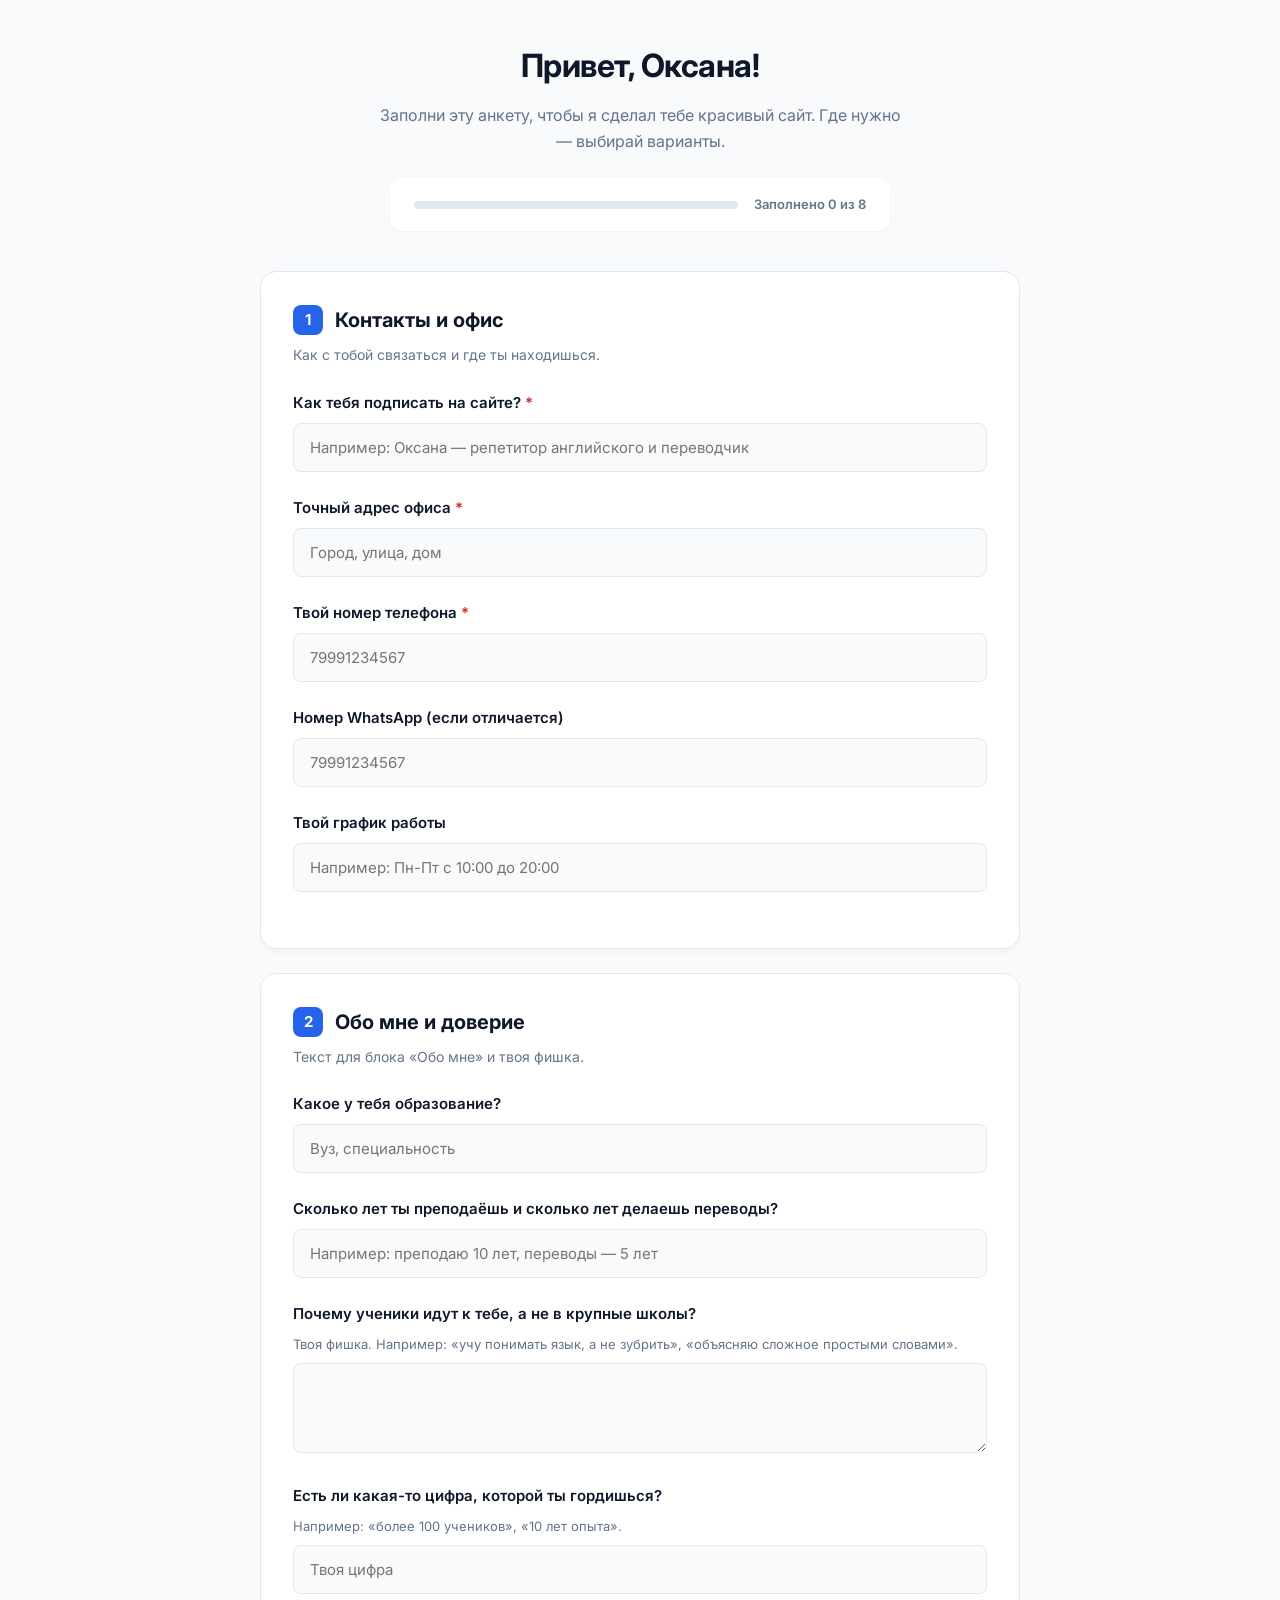
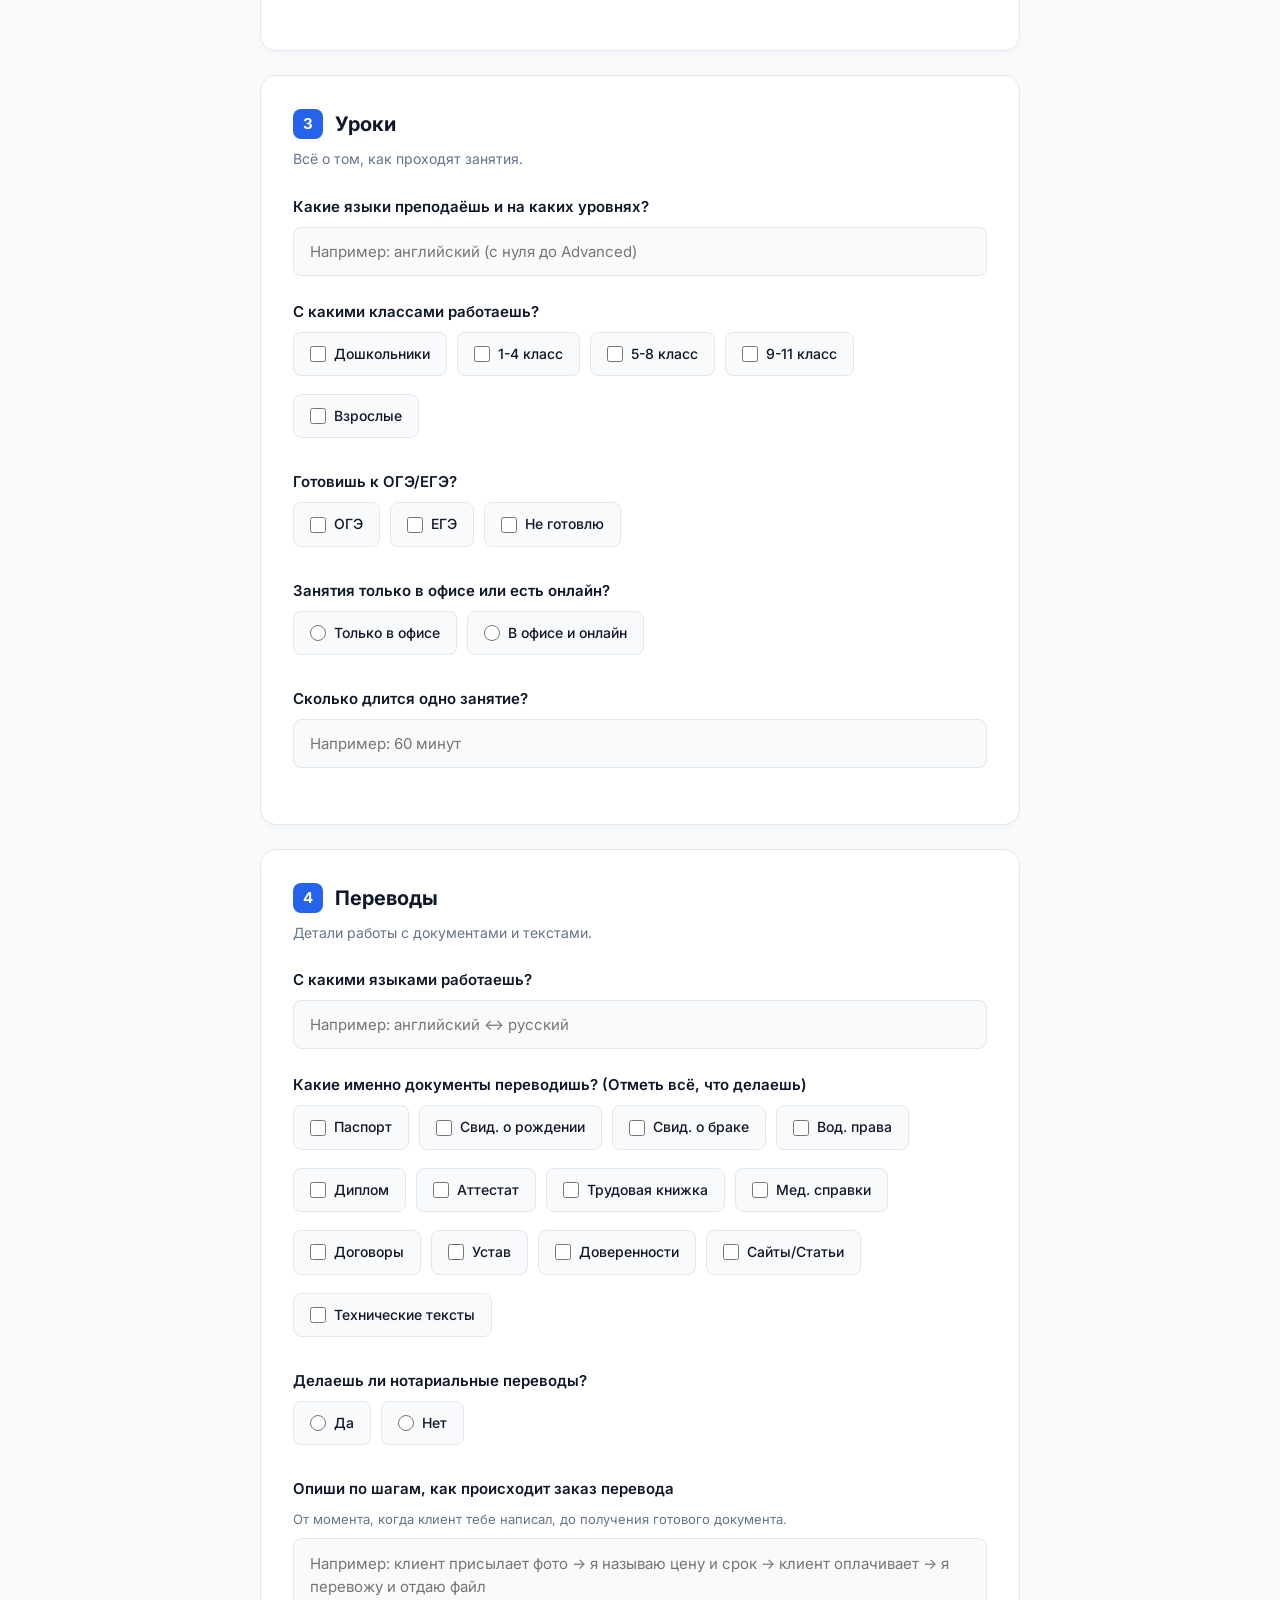
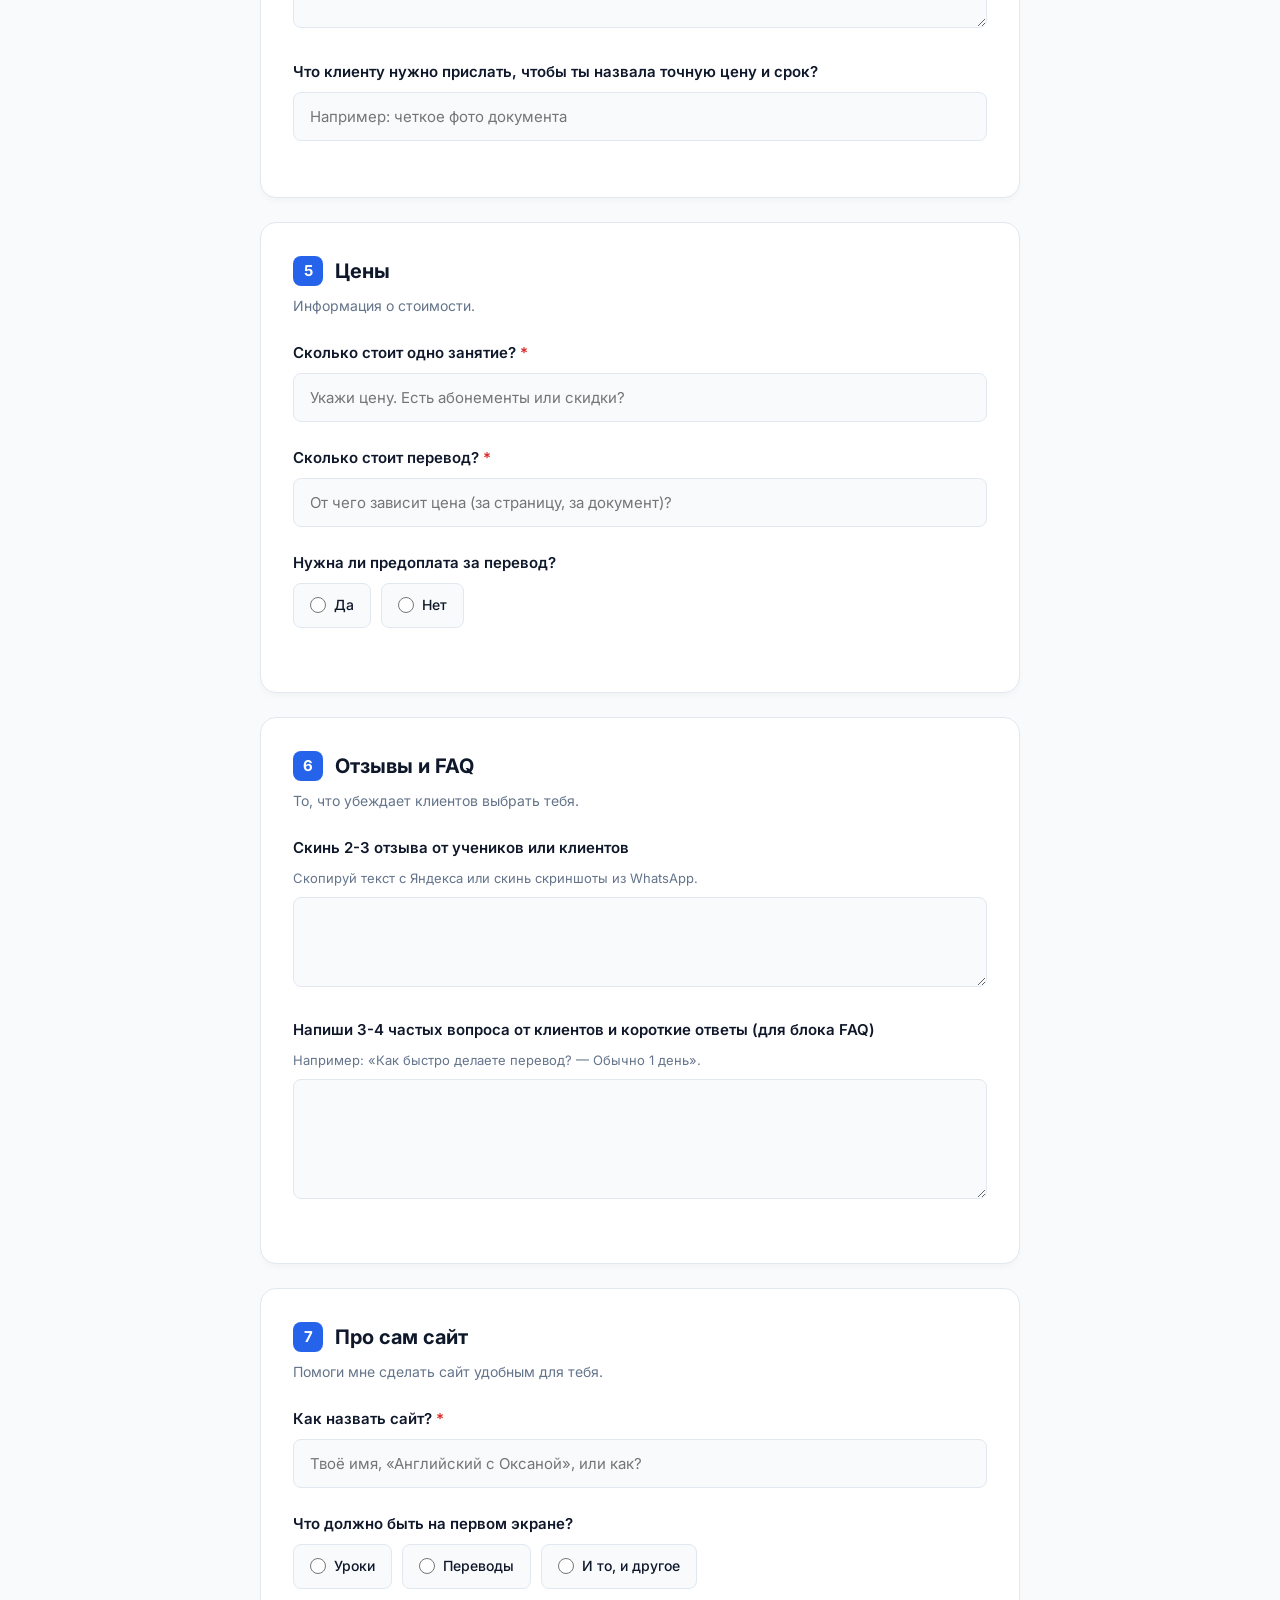
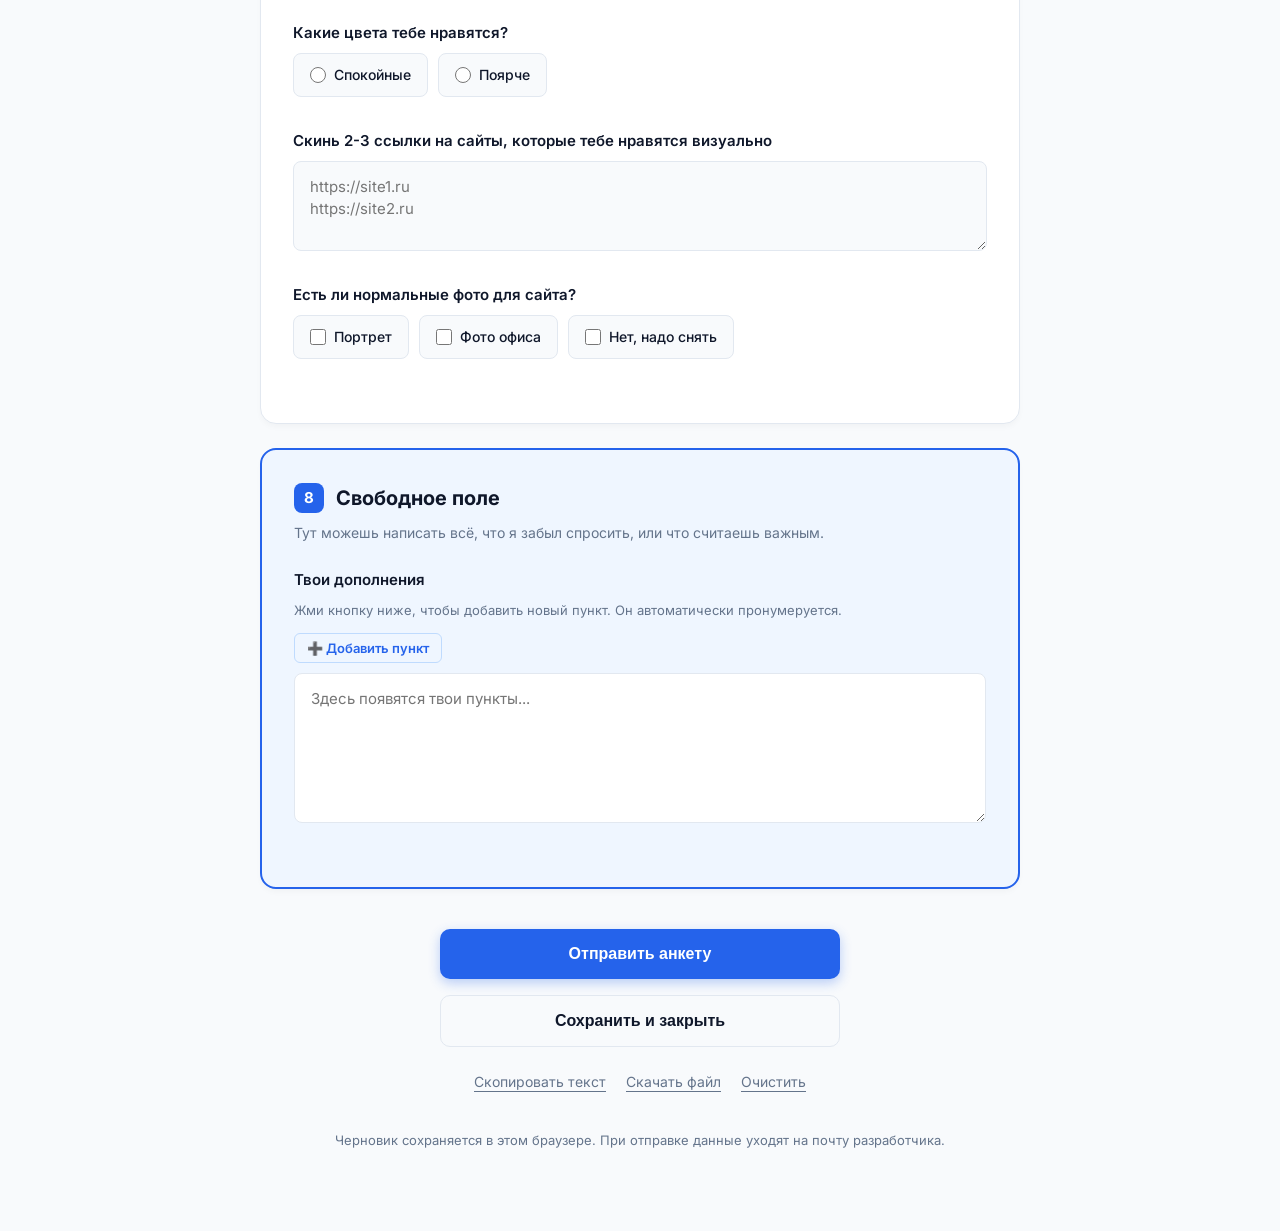
<file: index (19).html>
<!DOCTYPE html>
<html lang="ru">
<head>
<meta charset="UTF-8">
<meta name="viewport" content="width=device-width, initial-scale=1.0">
<title>Анкета для Оксаны</title>
<link rel="preconnect" href="https://fonts.googleapis.com">
<link rel="preconnect" href="https://fonts.gstatic.com" crossorigin>
<link href="https://fonts.googleapis.com/css2?family=Inter:wght@400;500;600;700&display=swap" rel="stylesheet">
<style>
  :root {
    --bg: #f8fafc;
    --card: #ffffff;
    --text: #0f172a;
    --text-muted: #64748b;
    --primary: #2563eb;
    --primary-hover: #1d4ed8;
    --border: #e2e8f0;
    --err: #dc2626;
    --ok: #059669;
  }
  * { margin: 0; padding: 0; box-sizing: border-box; }
  body {
    font-family: 'Inter', -apple-system, sans-serif;
    background-color: var(--bg);
    color: var(--text);
    line-height: 1.6;
    font-size: 16px;
  }
  .wrap { max-width: 800px; margin: 0 auto; padding: 40px 20px 80px; }

  .header { text-align: center; margin-bottom: 40px; }
  .header h1 { font-size: 32px; font-weight: 700; letter-spacing: -0.5px; margin-bottom: 12px; }
  .header p { color: var(--text-muted); font-size: 16px; max-width: 540px; margin: 0 auto; }

  .progress-container {
    margin-top: 24px; background: var(--card); padding: 16px 24px; border-radius: 12px;
    box-shadow: 0 1px 3px rgba(0,0,0,0.05); display: flex; align-items: center; gap: 16px;
    max-width: 500px; margin-left: auto; margin-right: auto;
  }
  .progress-bar { flex-grow: 1; height: 8px; background: var(--border); border-radius: 4px; overflow: hidden; }
  .progress-fill { height: 100%; width: 0; background: var(--primary); transition: width 0.3s ease; }
  .progress-text { font-size: 13px; font-weight: 600; color: var(--text-muted); white-space: nowrap; }

  .card {
    background: var(--card); border-radius: 16px; padding: 32px; margin-bottom: 24px;
    box-shadow: 0 4px 6px -1px rgba(0,0,0,0.03); border: 1px solid var(--border);
  }
  .card-title { font-size: 20px; font-weight: 700; margin-bottom: 8px; display: flex; align-items: center; gap: 12px; }
  .card-title span { background: var(--primary); color: white; width: 30px; height: 30px; display: inline-flex; align-items: center; justify-content: center; border-radius: 8px; font-size: 15px; }
  .card-sub { color: var(--text-muted); font-size: 14px; margin-bottom: 24px; }

  .q { margin-bottom: 24px; }
  .q label { display: block; font-weight: 600; margin-bottom: 8px; font-size: 15px; }
  .q .hint { display: block; font-size: 13px; color: var(--text-muted); margin-bottom: 8px; font-weight: normal; }
  
  input[type="text"], input[type="tel"], textarea {
    width: 100%; padding: 14px 16px; border: 1px solid var(--border); border-radius: 8px;
    font-family: inherit; font-size: 15px; background: #f8fafc; transition: all 0.2s;
  }
  input:focus, textarea:focus { outline: none; border-color: var(--primary); background: #fff; box-shadow: 0 0 0 3px rgba(37, 99, 235, 0.15); }
  textarea { min-height: 90px; resize: vertical; line-height: 1.5; }
  
  .options-grid { display: flex; flex-wrap: wrap; gap: 10px; }
  .options-grid label {
    display: inline-flex; align-items: center; gap: 8px; padding: 10px 16px;
    background: #f8fafc; border: 1px solid var(--border); border-radius: 8px;
    font-size: 14px; font-weight: 500; cursor: pointer; transition: all 0.2s;
  }
  .options-grid label:hover { border-color: var(--primary); background: #fff; }
  .options-grid label:has(input:checked) { border-color: var(--primary); background: #eff6ff; }
  .options-grid input { width: 16px; height: 16px; accent-color: var(--primary); }

  .field-wrap.error input, .field-wrap.error textarea { border-color: var(--err); background: #fef2f2; }
  .err-text { display: none; color: var(--err); font-size: 13px; margin-top: 6px; font-weight: 500; }
  .field-wrap.error .err-text { display: block; animation: shake 0.3s ease-in-out; }
  @keyframes shake {
    0%, 100% { transform: translateX(0); }
    25% { transform: translateX(-4px); }
    75% { transform: translateX(4px); }
  }
  .req { color: var(--err); }

  /* Кнопка добавления пункта в свободное поле */
  .btn-add-point {
    display: inline-flex; align-items: center; gap: 6px; margin-bottom: 10px;
    background: #eff6ff; color: var(--primary); border: 1px solid #bfdbfe; 
    padding: 6px 12px; border-radius: 6px; font-size: 13px; font-weight: 600; cursor: pointer;
    transition: all 0.2s; font-family: inherit;
  }
  .btn-add-point:hover { background: #dbeafe; border-color: var(--primary); }

  .actions { text-align: center; margin-top: 40px; display: flex; flex-direction: column; gap: 16px; align-items: center; }
  .btn {
    display: inline-flex; align-items: center; justify-content: center;
    width: 100%; max-width: 400px; padding: 16px 24px; border-radius: 10px;
    font-size: 16px; font-weight: 600; cursor: pointer; transition: all 0.2s; border: none;
  }
  .btn-primary { background: var(--primary); color: white; box-shadow: 0 4px 12px rgba(37,99,235,0.3); }
  .btn-primary:hover { background: var(--primary-hover); transform: translateY(-1px); }
  .btn-outline { background: transparent; color: var(--text); border: 1px solid var(--border); }
  .btn-outline:hover { background: #fff; border-color: var(--text-muted); }

  .msg { display: none; padding: 16px; border-radius: 10px; font-weight: 500; font-size: 15px; max-width: 500px; margin: 0 auto; text-align: center; }
  .msg.ok { background: #ecfdf5; color: #065f46; border: 1px solid #34d399; display: block; }
  .msg.bad { background: #fef2f2; color: #991b1b; border: 1px solid #f87171; display: block; }

  .actions-quiet { display: flex; gap: 20px; justify-content: center; margin-top: 10px; flex-wrap: wrap; }
  .btn-link { background: none; border: none; color: var(--text-muted); font-size: 14px; cursor: pointer; text-decoration: underline; text-underline-offset: 4px; font-family: inherit; }
  .btn-link:hover { color: var(--primary); }

  .footer-note { text-align: center; font-size: 13px; color: var(--text-muted); margin-top: 40px; }
  .hp { position: absolute; left: -9999px; opacity: 0; }
</style>
</head>
<body>

<div class="wrap">
  <div class="header">
    <h1>Привет, Оксана!</h1>
    <p>Заполни эту анкету, чтобы я сделал тебе красивый сайт. Где нужно — выбирай варианты.</p>
    <div class="progress-container">
      <div class="progress-bar"><div class="progress-fill" id="pfill"></div></div>
      <div class="progress-text" id="plabel">Заполнено 0 из 8</div>
    </div>
  </div>

  <form id="anketa" novalidate>
    <input type="text" class="hp" id="honeypot" name="botcheck" tabindex="-1">

    <!-- 1. Контакты и офис -->
    <div class="card">
      <div class="card-title"><span>1</span> Контакты и офис</div>
      <div class="card-sub">Как с тобой связаться и где ты находишься.</div>
      
      <div class="q field-wrap">
        <label for="f1">Как тебя подписать на сайте? <span class="req">*</span></label>
        <input type="text" id="f1" placeholder="Например: Оксана — репетитор английского и переводчик">
        <div class="err-text">Напиши, как тебя представить.</div>
      </div>
      
      <div class="q field-wrap">
        <label for="f2">Точный адрес офиса <span class="req">*</span></label>
        <input type="text" id="f2" placeholder="Город, улица, дом">
        <div class="err-text">Укажи адрес.</div>
      </div>

      <div class="q field-wrap">
        <label for="f3">Твой номер телефона <span class="req">*</span></label>
        <input type="tel" id="f3" placeholder="79991234567">
        <div class="err-text">Введите номер без 8 (например: 79991234567).</div>
      </div>

      <div class="q">
        <label for="f4">Номер WhatsApp (если отличается)</label>
        <input type="tel" id="f4" placeholder="79991234567">
      </div>

      <div class="q">
        <label for="f5">Твой график работы</label>
        <input type="text" id="f5" placeholder="Например: Пн-Пт с 10:00 до 20:00">
      </div>
    </div>

    <!-- 2. Обо мне и доверие -->
    <div class="card">
      <div class="card-title"><span>2</span> Обо мне и доверие</div>
      <div class="card-sub">Текст для блока «Обо мне» и твоя фишка.</div>
      
      <div class="q">
        <label for="f6">Какое у тебя образование?</label>
        <input type="text" id="f6" placeholder="Вуз, специальность">
      </div>

      <div class="q">
        <label for="f7">Сколько лет ты преподаёшь и сколько лет делаешь переводы?</label>
        <input type="text" id="f7" placeholder="Например: преподаю 10 лет, переводы — 5 лет">
      </div>

      <div class="q">
        <label for="f8">Почему ученики идут к тебе, а не в крупные школы?</label>
        <span class="hint">Твоя фишка. Например: «учу понимать язык, а не зубрить», «объясняю сложное простыми словами».</span>
        <textarea id="f8"></textarea>
      </div>

      <div class="q">
        <label for="f9">Есть ли какая-то цифра, которой ты гордишься?</label>
        <span class="hint">Например: «более 100 учеников», «10 лет опыта».</span>
        <input type="text" id="f9" placeholder="Твоя цифра">
      </div>
    </div>

    <!-- 3. Уроки -->
    <div class="card">
      <div class="card-title"><span>3</span> Уроки</div>
      <div class="card-sub">Всё о том, как проходят занятия.</div>
      
      <div class="q">
        <label for="f10">Какие языки преподаёшь и на каких уровнях?</label>
        <input type="text" id="f10" placeholder="Например: английский (с нуля до Advanced)">
      </div>

      <div class="q">
        <label>С какими классами работаешь?</label>
        <div class="options-grid">
          <label><input type="checkbox" name="students" value="Дошкольники"><span>Дошкольники</span></label>
          <label><input type="checkbox" name="students" value="1-4 класс"><span>1-4 класс</span></label>
          <label><input type="checkbox" name="students" value="5-8 класс"><span>5-8 класс</span></label>
          <label><input type="checkbox" name="students" value="9-11 класс"><span>9-11 класс</span></label>
          <label><input type="checkbox" name="students" value="Взрослые"><span>Взрослые</span></label>
        </div>
      </div>

      <div class="q">
        <label>Готовишь к ОГЭ/ЕГЭ?</label>
        <div class="options-grid">
          <label><input type="checkbox" name="exams" value="ОГЭ"><span>ОГЭ</span></label>
          <label><input type="checkbox" name="exams" value="ЕГЭ"><span>ЕГЭ</span></label>
          <label><input type="checkbox" name="exams" value="Не готовлю"><span>Не готовлю</span></label>
        </div>
      </div>

      <div class="q">
        <label>Занятия только в офисе или есть онлайн?</label>
        <div class="options-grid">
          <label><input type="radio" name="format" value="Только в офисе"><span>Только в офисе</span></label>
          <label><input type="radio" name="format" value="В офисе и онлайн"><span>В офисе и онлайн</span></label>
        </div>
      </div>

      <div class="q">
        <label for="f11">Сколько длится одно занятие?</label>
        <input type="text" id="f11" placeholder="Например: 60 минут">
      </div>
    </div>

    <!-- 4. Переводы -->
    <div class="card">
      <div class="card-title"><span>4</span> Переводы</div>
      <div class="card-sub">Детали работы с документами и текстами.</div>
      
      <div class="q">
        <label for="f12">С какими языками работаешь?</label>
        <input type="text" id="f12" placeholder="Например: английский ↔ русский">
      </div>

      <div class="q">
        <label>Какие именно документы переводишь? (Отметь всё, что делаешь)</label>
        <div class="options-grid">
          <label><input type="checkbox" name="trans_docs" value="Паспорт"><span>Паспорт</span></label>
          <label><input type="checkbox" name="trans_docs" value="Свидетельство о рождении"><span>Свид. о рождении</span></label>
          <label><input type="checkbox" name="trans_docs" value="Свидетельство о браке"><span>Свид. о браке</span></label>
          <label><input type="checkbox" name="trans_docs" value="Водительские права"><span>Вод. права</span></label>
          <label><input type="checkbox" name="trans_docs" value="Диплом"><span>Диплом</span></label>
          <label><input type="checkbox" name="trans_docs" value="Аттестат"><span>Аттестат</span></label>
          <label><input type="checkbox" name="trans_docs" value="Трудовая книжка"><span>Трудовая книжка</span></label>
          <label><input type="checkbox" name="trans_docs" value="Медицинские справки"><span>Мед. справки</span></label>
          <label><input type="checkbox" name="trans_docs" value="Договоры"><span>Договоры</span></label>
          <label><input type="checkbox" name="trans_docs" value="Устав компании"><span>Устав</span></label>
          <label><input type="checkbox" name="trans_docs" value="Доверенности"><span>Доверенности</span></label>
          <label><input type="checkbox" name="trans_docs" value="Сайты/Статьи"><span>Сайты/Статьи</span></label>
          <label><input type="checkbox" name="trans_docs" value="Технические тексты"><span>Технические тексты</span></label>
        </div>
      </div>

      <div class="q">
        <label>Делаешь ли нотариальные переводы?</label>
        <div class="options-grid">
          <label><input type="radio" name="notary" value="Да"><span>Да</span></label>
          <label><input type="radio" name="notary" value="Нет"><span>Нет</span></label>
        </div>
      </div>

      <div class="q">
        <label for="f13">Опиши по шагам, как происходит заказ перевода</label>
        <span class="hint">От момента, когда клиент тебе написал, до получения готового документа.</span>
        <textarea id="f13" placeholder="Например: клиент присылает фото -> я называю цену и срок -> клиент оплачивает -> я перевожу и отдаю файл"></textarea>
      </div>

      <div class="q">
        <label for="f14">Что клиенту нужно прислать, чтобы ты назвала точную цену и срок?</label>
        <input type="text" id="f14" placeholder="Например: четкое фото документа">
      </div>
    </div>

    <!-- 5. Цены -->
    <div class="card">
      <div class="card-title"><span>5</span> Цены</div>
      <div class="card-sub">Информация о стоимости.</div>
      
      <div class="q field-wrap">
        <label for="f15">Сколько стоит одно занятие? <span class="req">*</span></label>
        <input type="text" id="f15" placeholder="Укажи цену. Есть абонементы или скидки?">
        <div class="err-text">Напиши цену или слово "По запросу".</div>
      </div>

      <div class="q field-wrap">
        <label for="f16">Сколько стоит перевод? <span class="req">*</span></label>
        <input type="text" id="f16" placeholder="От чего зависит цена (за страницу, за документ)?">
        <div class="err-text">Напиши цену или слово "По запросу".</div>
      </div>

      <div class="q">
        <label>Нужна ли предоплата за перевод?</label>
        <div class="options-grid">
          <label><input type="radio" name="prepayment" value="Да"><span>Да</span></label>
          <label><input type="radio" name="prepayment" value="Нет"><span>Нет</span></label>
        </div>
      </div>
    </div>

    <!-- 6. Отзывы и FAQ -->
    <div class="card">
      <div class="card-title"><span>6</span> Отзывы и FAQ</div>
      <div class="card-sub">То, что убеждает клиентов выбрать тебя.</div>
      
      <div class="q">
        <label for="f17">Скинь 2-3 отзыва от учеников или клиентов</label>
        <span class="hint">Скопируй текст с Яндекса или скинь скриншоты из WhatsApp.</span>
        <textarea id="f17"></textarea>
      </div>

      <div class="q">
        <label for="f18">Напиши 3-4 частых вопроса от клиентов и короткие ответы (для блока FAQ)</label>
        <span class="hint">Например: «Как быстро делаете перевод? — Обычно 1 день».</span>
        <textarea id="f18" style="min-height: 120px;"></textarea>
      </div>
    </div>

    <!-- 7. Про сам сайт -->
    <div class="card">
      <div class="card-title"><span>7</span> Про сам сайт</div>
      <div class="card-sub">Помоги мне сделать сайт удобным для тебя.</div>
      
      <div class="q field-wrap">
        <label for="f19">Как назвать сайт? <span class="req">*</span></label>
        <input type="text" id="f19" placeholder="Твоё имя, «Английский с Оксаной», или как?">
        <div class="err-text">Придумай название.</div>
      </div>

      <div class="q">
        <label>Что должно быть на первом экране?</label>
        <div class="options-grid">
          <label><input type="radio" name="first_screen" value="Уроки"><span>Уроки</span></label>
          <label><input type="radio" name="first_screen" value="Переводы"><span>Переводы</span></label>
          <label><input type="radio" name="first_screen" value="И то, и другое"><span>И то, и другое</span></label>
        </div>
      </div>

      <div class="q">
        <label>Какие цвета тебе нравятся?</label>
        <div class="options-grid">
          <label><input type="radio" name="colors" value="Спокойные (бежевый, синий, серый)"><span>Спокойные</span></label>
          <label><input type="radio" name="colors" value="Яркие и современные"><span>Поярче</span></label>
        </div>
      </div>

      <div class="q">
        <label for="f20">Скинь 2-3 ссылки на сайты, которые тебе нравятся визуально</label>
        <textarea id="f20" placeholder="https://site1.ru&#10;https://site2.ru"></textarea>
      </div>

      <div class="q">
        <label>Есть ли нормальные фото для сайта?</label>
        <div class="options-grid">
          <label><input type="checkbox" name="photos_ready" value="Портрет"><span>Портрет</span></label>
          <label><input type="checkbox" name="photos_ready" value="Фото офиса"><span>Фото офиса</span></label>
          <label><input type="checkbox" name="photos_ready" value="Нет, надо снять"><span>Нет, надо снять</span></label>
        </div>
      </div>
    </div>

    <!-- 8. Свободное поле (ЧЕТКО ВНИЗУ) -->
    <div class="card" style="border: 2px solid var(--primary); background: #eff6ff;">
      <div class="card-title"><span>8</span> Свободное поле</div>
      <div class="card-sub">Тут можешь написать всё, что я забыл спросить, или что считаешь важным.</div>
      
      <div class="q">
        <label for="f21">Твои дополнения</label>
        <div class="hint" style="margin-bottom: 12px;">Жми кнопку ниже, чтобы добавить новый пункт. Он автоматически пронумеруется.</div>
        <button type="button" class="btn-add-point" onclick="addPoint()">➕ Добавить пункт</button>
        <textarea id="f21" style="min-height: 150px; background: #fff;" placeholder="Здесь появятся твои пункты..."></textarea>
      </div>
    </div>

  </form>

  <div class="actions">
    <div id="msg" class="msg" role="status"></div>
    <button type="button" class="btn btn-primary" id="btn-email" onclick="sendEmail()">Отправить анкету</button>
    <button type="button" class="btn btn-outline" onclick="saveAndClose()">Сохранить и закрыть</button>
    <div class="actions-quiet">
      <button type="button" class="btn-link" onclick="copyAnswers()">Скопировать текст</button>
      <button type="button" class="btn-link" onclick="downloadFile()">Скачать файл</button>
      <button type="button" class="btn-link" onclick="clearDraft()">Очистить</button>
    </div>
  </div>

  <div class="footer-note">Черновик сохраняется в этом браузере. При отправке данные уходят на почту разработчика.</div>
</div>

<script>
(function () {
  "use strict";
  var FIELDS = ["f1","f2","f3","f4","f5","f6","f7","f8","f9","f10","f11","f12","f13","f14","f15","f16","f17","f18","f19","f20","f21"];
  var KEY = "anketa_oksana_perfect";
  var WEB3FORMS_KEY = "9a9d2fd8-ef21-4b92-ad0c-f9fb04b3ac77";

  function $(id) { return document.getElementById(id); }

  /* ---------- Добавление пункта в свободное поле ---------- */
  function addPoint() {
    var ta = $("f21");
    var val = ta.value;
    var lines = val.split("\n").filter(function(line) { return line.trim() !== ""; });
    var nextNum = lines.length + 1;
    
    if (val.length > 0 && !val.endsWith("\n")) {
      ta.value += "\n" + nextNum + ") ";
    } else {
      ta.value += nextNum + ") ";
    }
    
    ta.focus();
    // Прокручиваем вниз, чтобы увидеть новый пункт
    ta.scrollTop = ta.scrollHeight;
    saveDraft();
  }

  /* ---------- Валидация телефона ---------- */
  function normalizePhone(v) {
    var d = v.replace(/\D/g, "");
    if (d.length === 11 && d.charAt(0) === "8") d = "7" + d.slice(1);
    if (d.length === 10 && d.charAt(0) === "9") d = "7" + d;
    return d;
  }
  function isPhoneOk(v) {
    var d = normalizePhone(v);
    return d.length === 11 && d.charAt(0) === "7";
  }

  /* ---------- Автосохранение ---------- */
  function saveDraft() {
    var data = {}, i, inputs;
    for (i = 0; i < FIELDS.length; i++) if ($(FIELDS[i])) data[FIELDS[i]] = $(FIELDS[i]).value;
    data._checks = [];
    inputs = document.querySelectorAll("input[type=radio]:checked, input[type=checkbox]:checked");
    for (i = 0; i < inputs.length; i++) data._checks.push(inputs[i].name + "|" + inputs[i].value);
    try { localStorage.setItem(KEY, JSON.stringify(data)); } catch (e) {}
    updateProgress();
  }

  function loadDraft() {
    var data, i, inputs, set = {};
    try { data = JSON.parse(localStorage.getItem(KEY)); } catch (e) { return; }
    if (!data) return;
    for (i = 0; i < FIELDS.length; i++) {
      if (data[FIELDS[i]] != null && $(FIELDS[i])) $(FIELDS[i]).value = data[FIELDS[i]];
    }
    if (data._checks) {
      for (i = 0; i < data._checks.length; i++) set[data._checks[i]] = 1;
    }
    inputs = document.querySelectorAll("input[type=radio], input[type=checkbox]");
    for (i = 0; i < inputs.length; i++) inputs[i].checked = !!set[inputs[i].name + "|" + inputs[i].value];
  }

  function clearDraft() {
    if (!confirm("Очистить всю анкету?")) return;
    try { localStorage.removeItem(KEY); } catch (e) {}
    location.reload();
  }

  function saveAndClose() {
    saveDraft();
    show("Сохранено! Можешь закрыть страницу.", true);
  }

  /* ---------- Прогресс ---------- */
  function updateProgress() {
    var filled = 0;
    function has(id) { return $(id) && $(id).value.trim().length > 0; }
    if (has("f1") && has("f2") && has("f3")) filled++;
    if (has("f6") || has("f8")) filled++;
    if (document.querySelector("input[name=format]:checked") || has("f10")) filled++;
    if (document.querySelector("input[name=trans_docs]:checked") || has("f12")) filled++;
    if (has("f15") || has("f16")) filled++;
    if (has("f17") || has("f18")) filled++;
    if (has("f19") || document.querySelector("input[name=first_screen]:checked")) filled++;
    if (has("f21")) filled++;
    
    var pct = Math.round(filled / 8 * 100);
    $("pfill").style.width = pct + "%";
    $("plabel").textContent = "Заполнено " + filled + " из 8";
  }

  /* ---------- Ошибки ---------- */
  function markError(id, bad) {
    var el = $(id);
    if (!el) return;
    var w = el.parentNode;
    if (w.className.indexOf("field-wrap") !== -1) {
      if (bad) w.classList.add("error");
      else w.classList.remove("error");
    }
  }

  function validateForm() {
    var firstBad = null;
    
    // Текстовые поля (не пустые)
    ["f1","f2","f15","f16","f19"].forEach(function(id) {
      var v = $(id).value.trim();
      markError(id, !v);
      if (!v && !firstBad) firstBad = id;
    });

    // Телефон (проверка формата)
    var phoneVal = $("f3").value.trim();
    var phoneBad = !phoneVal || !isPhoneOk(phoneVal);
    markError("f3", phoneBad);
    if (phoneBad && !firstBad) firstBad = "f3";

    if (firstBad) {
      var el = $(firstBad);
      el.scrollIntoView({ behavior: "smooth", block: "center" });
      el.focus();
      return false;
    }
    return true;
  }

  /* ---------- Сбор данных ---------- */
  function collectPairs() {
    function val(id) { var v = $(id).value.trim(); return v || "—"; }
    function group(name) {
      var arr = document.querySelectorAll("input[name='" + name + "']:checked"), res = [];
      arr.forEach(function(el) { res.push(el.value); });
      return res.length ? res.join(", ") : "—";
    }
    return [
      ["1. Подпись", val("f1")], ["1. Адрес", val("f2")], ["1. Телефон", val("f3")], ["1. WhatsApp", val("f4")], ["1. График", val("f5")],
      ["2. Образование", val("f6")], ["2. Стаж", val("f7")], ["2. Фишка", val("f8")], ["2. Цифра для доверия", val("f9")],
      ["3. Языки", val("f10")], ["3. Ученики", group("students")], ["3. Экзамены", group("exams")], ["3. Формат", group("format")], ["3. Длительность", val("f11")],
      ["4. Языки перевода", val("f12")], ["4. Документы", group("trans_docs")], ["4. Нотариат", group("notary")], ["4. Шаги заказа", val("f13")], ["4. Что прислать для цены", val("f14")],
      ["5. Цена урока", val("f15")], ["5. Цена перевода", val("f16")], ["5. Предоплата", group("prepayment")],
      ["6. Отзывы", val("f17")], ["6. FAQ", val("f18")],
      ["7. Название сайта", val("f19")], ["7. Первый экран", group("first_screen")], ["7. Цвета", group("colors")], ["7. Примеры сайтов", val("f20")], ["7. Фото", group("photos_ready")],
      ["8. Дополнительно", val("f21")]
    ];
  }

  function collect() {
    var lines = collectPairs();
    var out = "АНКЕТА ДЛЯ САЙТА (ОКСАНА)\n\n";
    lines.forEach(function(l) { out += l[0] + ": " + l[1] + "\n"; });
    return out;
  }

  function buildPayload() {
    var pairs = collectPairs();
    var p = {
      access_key: WEB3FORMS_KEY,
      subject: "Сайт для Оксаны — " + ($("f1").value.trim() || "Без имени"),
      from_name: "Анкета Оксаны"
    };
    pairs.forEach(function(pair) { p[pair[0]] = pair[1]; });
    return p;
  }

  function show(text, ok) {
    var m = $("msg");
    m.textContent = text;
    m.className = "msg " + (ok ? "ok" : "bad");
    setTimeout(function () { m.className = "msg"; }, 10000);
  }

  /* ---------- Действия ---------- */
  function sendEmail() {
    if (!validateForm()) { show("Проверь выделенные красным поля (особенно телефон).", false); return; }
    var btn = $("btn-email");
    var old = btn.textContent;
    btn.textContent = "Отправка...";
    btn.disabled = true;
    
    fetch("https://api.web3forms.com/submit", {
      method: "POST",
      headers: { "Content-Type": "application/json", "Accept": "application/json" },
      body: JSON.stringify(buildPayload())
    })
    .then(function (r) { return r.json(); })
    .then(function (data) {
      btn.textContent = old;
      btn.disabled = false;
      if (data && data.success) {
        show("Всё отправилось! Спасибо, Оксана.", true);
      } else {
        show("Ошибка сервера. Попробуй скачать файл.", false);
      }
    })
    .catch(function () {
      btn.textContent = old;
      btn.disabled = false;
      show("Нет интернета. Попробуй скачать файл.", false);
    });
  }

  function copyAnswers() {
    if (!validateForm()) { show("Заполни обязательные поля (и проверь телефон).", false); return; }
    navigator.clipboard.writeText(collect()).then(function() {
      show("Текст скопирован!", true);
    });
  }

  function downloadFile() {
    if (!validateForm()) { show("Заполни обязательные поля (и проверь телефон).", false); return; }
    var blob = new Blob([collect()], { type: "text/plain;charset=utf-8" });
    var a = document.createElement("a");
    a.href = URL.createObjectURL(blob);
    a.download = "anketa_oksana.txt";
    a.click();
    show("Файл скачан.", true);
  }

  /* ---------- Слушатели ---------- */
  document.querySelectorAll("input, textarea").forEach(function(el) {
    el.addEventListener("input", function () {
      if (this.id) markError(this.id, false);
      saveDraft();
    });
    el.addEventListener("change", saveDraft);
  });

  window.addPoint = addPoint;
  window.sendEmail = sendEmail;
  window.saveAndClose = saveAndClose;
  window.copyAnswers = copyAnswers;
  window.downloadFile = downloadFile;
  window.clearDraft = clearDraft;

  loadDraft();
  updateProgress();
})();
</script>
</body>
</html>
</file>
<file: css/fonts.css>
/* Локальные шрифты (self-hosted). Сгенерировано автоматически. */
@font-face{font-family:'Inter';font-style:normal;font-weight:400 700;font-display:optional;src:url('../fonts/inter-400-700-normal-cyrillic.woff2') format('woff2');unicode-range:U+0301, U+0400-045F, U+0490-0491, U+04B0-04B1, U+2116;}
@font-face{font-family:'Inter';font-style:normal;font-weight:400 700;font-display:optional;src:url('../fonts/inter-400-700-normal-latin.woff2') format('woff2');unicode-range:U+0000-00FF, U+0131, U+0152-0153, U+02BB-02BC, U+02C6, U+02DA, U+02DC, U+0304, U+0308, U+0329, U+2000-206F, U+20AC, U+2122, U+2191, U+2193, U+2212, U+2215, U+FEFF, U+FFFD;}
@font-face{font-family:'Inter Tight';font-style:normal;font-weight:500 900;font-display:optional;src:url('../fonts/inter-tight-500-900-normal-cyrillic.woff2') format('woff2');unicode-range:U+0301, U+0400-045F, U+0490-0491, U+04B0-04B1, U+2116;}
@font-face{font-family:'Inter Tight';font-style:normal;font-weight:500 900;font-display:optional;src:url('../fonts/inter-tight-500-900-normal-latin.woff2') format('woff2');unicode-range:U+0000-00FF, U+0131, U+0152-0153, U+02BB-02BC, U+02C6, U+02DA, U+02DC, U+0304, U+0308, U+0329, U+2000-206F, U+20AC, U+2122, U+2191, U+2193, U+2212, U+2215, U+FEFF, U+FFFD;}
@font-face{font-family:'Material Symbols Rounded';font-style:normal;font-weight:100 700;font-display:block;src:url('../fonts/material-symbols-rounded.woff2') format('woff2');}
</file>
<file: css/styles.css>
:root{
  --bg:#f6f5f0;
  --bg-alt:#ebe9e2;
  --ink:#111820;
  --text:#2a3038;
  --text-2:#565e67;
  --muted:#6b737c;
  --line:#e2e0d8;
  --line-2:#cbc9c0;
  --surface:#ffffff;
  --accent:#2f4a63;
  --accent-2:#3d5f7d;
  --accent-soft:#e8eef3;
  --accent-line:#b9cbd8;
  --gold:#c39a4f;
  --wa:#25d366;
  --wa-deep:#1da851;
  --display:'Inter Tight','Inter',sans-serif;
  --body:'Inter',sans-serif;
  --ease:cubic-bezier(.4,0,.2,1);
  --r-sm:10px;--r-md:16px;--r-lg:24px;--r-xl:32px;
  --sh-1:0 1px 2px rgba(47,74,99,.06);
  --sh-2:0 8px 24px rgba(24,34,44,.08);
  --sh-3:0 24px 60px rgba(24,34,44,.12);
}
*{margin:0;padding:0;box-sizing:border-box;-webkit-tap-highlight-color:transparent}
html{scroll-behavior:smooth;scroll-padding-top:88px;overflow-x:clip}
html{scrollbar-gutter:stable}
body{font-family:var(--body);color:var(--text);background:var(--bg);font-size:16px;line-height:1.6;overflow-x:clip;-webkit-font-smoothing:antialiased}
body.lock{overflow:hidden}
a{color:inherit;text-decoration:none;transition:color .2s var(--ease)}
button{font:inherit;cursor:pointer;border:0;background:none;color:inherit}
ul{list-style:none}
img{max-width:100%;display:block;height:auto}
:focus-visible{outline:2px solid var(--accent);outline-offset:3px;border-radius:4px}
::selection{background:var(--accent);color:#fff}

.wrap{max-width:1200px;margin:0 auto;padding:0 24px}
section{padding:110px 0;position:relative}

/* ICONS */
.ic{width:1em;height:1em;stroke:currentColor;fill:none;stroke-width:1.75;stroke-linecap:round;stroke-linejoin:round;display:inline-block;vertical-align:middle;flex-shrink:0}
.ic-fill{fill:currentColor;stroke:none}

/* TYPO */
.eyebrow{display:inline-flex;align-items:center;gap:10px;font-family:var(--display);font-size:11.5px;font-weight:700;letter-spacing:.14em;text-transform:uppercase;color:var(--text-2);margin-bottom:22px;-webkit-user-select: none; user-select:none}
.eyebrow .num{color:var(--muted);font-weight:600}
.eyebrow .line{width:32px;height:1px;background:var(--muted);display:inline-block}
h1,h2,h3,h4{font-family:var(--display);color:var(--ink);letter-spacing:-.03em;line-height:1.05}
h1{font-size:clamp(40px,6vw,84px);font-weight:900;letter-spacing:-.045em;line-height:.98}
h2{font-size:clamp(30px,4.2vw,54px);font-weight:800;margin-bottom:20px}
h2 em{font-style:normal;color:var(--accent);font-weight:800}
h3{font-size:22px;font-weight:700;letter-spacing:-.02em;margin-bottom:10px}
.sub{color:var(--text-2);font-size:17px;max-width:640px}

/* BUTTONS */
.btn{display:inline-flex;align-items:center;justify-content:center;gap:10px;height:56px;padding:0 30px;border-radius:100px;font-family:var(--display);font-weight:600;font-size:15px;letter-spacing:-.005em;white-space:nowrap;transition:transform .25s var(--ease),box-shadow .25s var(--ease),background .25s var(--ease),color .25s var(--ease),border-color .25s var(--ease);border:1px solid transparent;text-align:center;cursor:pointer;-webkit-user-select: none; user-select:none;touch-action:manipulation}
.btn .ic{width:16px;height:16px;transition:transform .25s var(--ease)}
.btn-primary{background:var(--accent);color:#fff;box-shadow:0 10px 28px -8px rgba(47,74,99,.45)}
.btn-ghost{background:transparent;color:var(--ink);border-color:var(--line-2)}
.btn-wa{background:var(--accent);color:#fff;box-shadow:0 10px 28px -8px rgba(47,74,99,.45)}
.btn-sm{height:44px;padding:0 22px;font-size:13.5px}

@media (hover: hover) {
  .btn:hover .ic{transform:translateX(4px)}
  .btn:active{transform:translateY(0) scale(.99)}
  .btn-primary:hover{background:var(--accent-2);transform:translateY(-2px);box-shadow:0 16px 36px -10px rgba(47,74,99,.55)}
  .btn-ghost:hover{border-color:var(--ink);transform:translateY(-2px)}
  .btn-wa:hover{background:var(--accent-2);transform:translateY(-2px)}
}

/* PROGRESS */
.progress{position:fixed;top:0;left:0;height:2px;width:0;background:var(--accent);z-index:2200;transition:width .1s linear}

/* REVEAL */
.js .reveal{opacity:0;transform:translateY(24px);transition:opacity .8s cubic-bezier(.22,1,.36,1),transform .8s cubic-bezier(.22,1,.36,1)}
.js .reveal.on{opacity:1;transform:none}
.d1{transition-delay:.08s}.d2{transition-delay:.16s}.d3{transition-delay:.24s}

/* HEADER */
.header{position:fixed;top:0;left:0;right:0;z-index:1000;transition:background .3s var(--ease),border-color .3s var(--ease),backdrop-filter .3s var(--ease)}
.header.scrolled{background:rgba(246,245,240,.92);backdrop-filter:blur(16px);-webkit-backdrop-filter:blur(16px);border-bottom:1px solid var(--line)}
.header-inner{display:flex;align-items:center;justify-content:space-between;height:84px;gap:24px}
.logo{display:flex;align-items:center;gap:11px;color:var(--ink);flex-shrink:0;-webkit-user-select: none; user-select:none}
.logo-mark{width:40px;height:40px;border-radius:11px;background:var(--ink);color:#fff;display:flex;align-items:center;justify-content:center;flex-shrink:0;transition:background .25s}
.logo-mark .ic{width:22px;height:22px}
.logo-text{display:flex;flex-direction:column;line-height:1.15}
.logo-name{font-family:var(--display);font-weight:700;font-size:15px;letter-spacing:-.01em}
.logo-sub{font-size:11px;color:var(--muted);font-weight:500;letter-spacing:.02em}
.nav{display:flex;gap:30px;-webkit-user-select: none; user-select:none}
.nav a{font-size:15px;font-weight:500;color:var(--text-2);padding:9px 0;transition:color .2s var(--ease);position:relative;touch-action:manipulation}
.nav a::after{content:'';position:absolute;left:0;right:0;bottom:1px;height:2px;background:var(--accent);transform:scaleX(0);transform-origin:left;transition:transform .25s var(--ease)}
.nav a.on{color:var(--ink)}
.nav a.on::after{transform:scaleX(1)}
.header-cta{display:flex;align-items:center;gap:16px;flex-shrink:0}
.phone-link{display:inline-flex;align-items:center;gap:8px;font-family:var(--display);font-weight:600;font-size:15px;color:var(--ink);transition:color .2s;touch-action:manipulation}
.phone-link .ic{width:15px;height:15px;color:var(--accent)}
.burger{display:none;width:44px;height:44px;align-items:center;justify-content:center;border-radius:12px;border:1px solid var(--line);background:var(--bg-alt);color:var(--ink);position:relative;z-index:1700;transition:background .2s,color .2s,border-color .2s;touch-action:manipulation}
.burger .ic{width:20px;height:20px}
.burger.on{background:var(--ink);color:#fff;border-color:var(--ink)}

@media (hover: hover) {
  .logo:hover .logo-mark{background:var(--accent)}
  .logo:hover .logo-name{color:var(--accent)}
  .burger:hover{background:var(--ink);color:#fff;border-color:var(--ink)}
  .nav a:hover{color:var(--ink)}
  .nav a:hover::after{transform:scaleX(1)}
  .phone-link:hover{color:var(--accent)}
}

/* MOBILE MENU */
.overlay{position:fixed;inset:0;background:rgba(17,24,32,.4);opacity:0;visibility:hidden;transition:opacity .3s var(--ease);z-index:1500;-webkit-backdrop-filter: blur(4px); backdrop-filter:blur(4px)}
.overlay.on{opacity:1;visibility:visible}
.panel{position:fixed;top:0;right:0;width:100%;max-width:100%;height:100vh;height:100dvh;background:var(--bg);z-index:1600;transform:translateX(100%);transition:transform .35s var(--ease);display:flex;flex-direction:column;padding:26px;overflow-y:auto;overscroll-behavior:contain}
.panel.on{transform:translateX(0)}
.panel-head{display:flex;align-items:center;gap:10px;margin-bottom:30px}
.panel-close{width:44px;height:44px;border-radius:12px;border:1px solid var(--line);background:var(--bg-alt);color:var(--ink);display:flex;align-items:center;justify-content:center;font-size:20px;transition:background .2s,color .2s,border-color .2s,transform .2s;touch-action:manipulation}
.panel-close .ic{width:18px;height:18px}
.panel-list a{display:block;padding:clamp(12px,2.2vh,20px) 0;font-family:var(--display);font-size:clamp(18px,5vw,23px);font-weight:600;color:var(--ink);text-align:center;transition:color .2s;touch-action:manipulation;-webkit-user-select: none; user-select:none}
.panel-foot{margin-top:auto;display:flex;flex-direction:column;gap:10px;padding-top:30px}
.hint{font-size:12.5px;color:var(--muted);text-align:center}

@media (hover: hover) {
  .panel-close:hover{background:var(--ink);color:#fff;border-color:var(--ink);transform:rotate(90deg)}
  .panel-list a:hover{color:var(--accent)}
  .panel-list a:active{color:var(--accent);opacity:.75}
}

/* HERO: фон на весь экран, текст слева */
.hero{position:relative;min-height:100svh;display:flex;align-items:center;padding:140px 0 80px;overflow:hidden;background:var(--bg)}
.hero::before{content:'';position:absolute;inset:0;background:url('../img/bg_hero.webp') center/cover no-repeat;pointer-events:none;filter:brightness(1.07) saturate(1.08)}
/* затемнение фона: слева под текстом плотная «вуаль», справа фото остаётся видимым */
.hero::after{content:'';position:absolute;inset:0;pointer-events:none;background:
  linear-gradient(180deg,rgba(246,245,240,.45) 0%,rgba(246,245,240,.08) 42%,rgba(246,245,240,.18) 100%),
  linear-gradient(90deg,rgba(246,245,240,.85) 0%,rgba(246,245,240,.78) 38%,rgba(246,245,240,.5) 55%,rgba(246,245,240,.2) 72%,rgba(246,245,240,.04) 88%,rgba(246,245,240,0) 100%)}
.hero-inner{position:relative;z-index:1;display:block}
.hero-inner > div{max-width:640px}
.hero h1{margin-bottom:26px}
.hero h1 em{font-style:normal;color:var(--accent);font-weight:800}
.hero-sub{color:var(--text-2);font-size:18px;max-width:520px;margin-bottom:34px;line-height:1.55}
.hero-cta{display:flex;gap:12px;flex-wrap:wrap;margin-bottom:32px}
.hero-meta{display:flex;flex-wrap:wrap;gap:22px;font-size:13.5px;color:var(--text-2);align-items:center}

/* MARQUEE */
.marquee{background:var(--accent);color:#fff;padding:22px 0;overflow:hidden;position:relative;border-top:1px solid var(--accent-2);border-bottom:1px solid var(--accent-2);cursor:default;-webkit-user-select: none; user-select:none}
.marquee::before,.marquee::after{content:'';position:absolute;top:0;bottom:0;width:120px;z-index:2;pointer-events:none}
.marquee::before{left:0;background:linear-gradient(90deg,var(--accent),transparent)}
.marquee::after{right:0;background:linear-gradient(-90deg,var(--accent),transparent)}
/* margin вместо gap: тогда ширина двух копий ровно 2×половины и шва при -50% нет */
.marquee-track{display:flex;white-space:nowrap;animation:marquee 35s linear infinite;width:max-content;pointer-events:none}
.marquee-track span{font-family:var(--display);font-size:15px;font-weight:600;letter-spacing:.18em;text-transform:uppercase;color:rgba(255,255,255,.85);display:inline-flex;align-items:center;gap:44px;margin-right:44px}
/* разделитель — точка на CSS, не зависит от иконочного шрифта */
.marquee-track span::after{content:'';width:5px;height:5px;border-radius:50%;background:currentColor;opacity:.45;display:inline-block;flex:none}
@keyframes marquee{to{transform:translateX(-50%)}}

/* SECTION HEAD */
.sec-head{margin-bottom:56px;max-width:760px}
.sec-head .eyebrow{margin-bottom:16px}
.sec-head h2{margin-bottom:16px}

/* SERVICES BENTO */
.services{padding:110px 0}
.bento{display:grid;grid-template-columns:repeat(6,1fr);gap:16px}
.scard{background:var(--surface);border:1px solid var(--line);border-radius:var(--r-lg);padding:32px 28px;position:relative;transition:transform .3s var(--ease),border-color .3s var(--ease),box-shadow .3s var(--ease);display:flex;flex-direction:column;min-height:100%}
.scard .snum{position:absolute;top:24px;right:26px;font-family:var(--display);font-size:11px;font-weight:700;color:var(--muted);letter-spacing:.1em;transition:color .3s;-webkit-user-select: none; user-select:none}
.scard .sicon{width:48px;height:48px;border-radius:14px;background:var(--accent-soft);color:var(--accent);display:flex;align-items:center;justify-content:center;margin-bottom:22px;transition:transform .3s var(--ease);-webkit-user-select: none; user-select:none}
.scard .sicon .ic{width:22px;height:22px}
.scard h3{font-size:19px;margin-bottom:8px;padding-right:20px}
.scard p{font-size:14.5px;color:var(--text-2);line-height:1.55;margin-bottom:20px;flex:1}
.scard .sprice{padding-top:16px;border-top:1px dashed var(--line-2);display:flex;align-items:baseline;gap:6px;margin-top:auto}
.scard .sprice b{font-family:var(--display);font-size:24px;font-weight:800;letter-spacing:-.03em;color:var(--ink)}
.scard .sprice span{font-size:12.5px;color:var(--muted)}
.scard .stags{display:flex;gap:6px;flex-wrap:wrap;margin-top:14px}
.scard .stags span{font-size:11px;font-weight:600;color:var(--text-2);padding:5px 10px;border:1px solid var(--line);border-radius:100px;background:var(--bg);letter-spacing:.02em;-webkit-user-select: none; user-select:none}
.scard.wide{grid-column:span 6;flex-direction:row;align-items:center;gap:40px;padding:36px 34px}
.scard.wide .wide-body{flex:1}
.scard.wide .sprice{border:0;padding:0;margin:0}
.scard.wide .sprice b{font-size:32px}
.scard.c1,.scard.c2,.scard.c3{grid-column:span 2}

@media (hover: hover) {
  .scard:hover{transform:translateY(-5px);border-color:var(--accent-line);box-shadow:var(--sh-2)}
  .scard:hover .snum{color:var(--accent)}
  .scard:hover .sicon{transform:scale(1.08) rotate(-3deg)}
}

/* TRANSLATIONS */
.translations{background:var(--bg-alt);border-top:1px solid var(--line);border-bottom:1px solid var(--line)}
.price-grid{display:grid;grid-template-columns:repeat(3,1fr);gap:16px;margin-bottom:48px}
.pcard{background:#fff;border:1px solid var(--line);border-radius:var(--r-lg);padding:32px 28px;position:relative;transition:transform .3s var(--ease),box-shadow .3s var(--ease)}
.pcard .plabel{font-size:11.5px;font-weight:700;letter-spacing:.14em;text-transform:uppercase;color:var(--muted);margin-bottom:16px}
.pcard .pval{font-family:var(--display);font-size:34px;font-weight:800;letter-spacing:-.035em;color:var(--ink);line-height:1.05;margin-bottom:4px}
.pcard .pval small{font-size:14px;font-weight:500;color:var(--text-2);letter-spacing:0}
.pcard .pnote{font-size:14px;color:var(--text-2);margin-top:20px;padding-top:20px;border-top:1px dashed var(--line-2);line-height:1.55}

.steps{display:grid;grid-template-columns:repeat(4,1fr);gap:16px;margin-bottom:48px;position:relative}
.steps::before{content:'';position:absolute;top:32px;left:6%;right:6%;height:1px;background:repeating-linear-gradient(90deg,var(--line-2) 0 6px,transparent 6px 12px);z-index:0}
.step{background:#fff;border:1px solid var(--line);border-radius:var(--r-lg);padding:28px 24px;position:relative;z-index:1;transition:border-color .3s}
.step .scircle{width:44px;height:44px;border-radius:50%;background:var(--accent);color:#fff;display:flex;align-items:center;justify-content:center;margin-bottom:18px;font-family:var(--display);font-weight:700;font-size:15px;-webkit-user-select: none; user-select:none}
.step h4{font-size:16px;font-weight:700;margin-bottom:6px;letter-spacing:-.015em}
.step p{font-size:13.5px;color:var(--text-2);line-height:1.55}

.trans-detail{display:grid;grid-template-columns:1fr 1fr;gap:32px;align-items:start}
.docs-list{background:#fff;border:1px solid var(--line);border-radius:var(--r-lg);padding:32px 32px}
.docs-list h4{font-size:15px;font-weight:700;margin-bottom:18px;color:var(--ink);letter-spacing:-.01em}
.docs-list ul{display:grid;grid-template-columns:1fr 1fr;gap:0}
.docs-list li{display:flex;align-items:center;gap:10px;padding:11px 0;font-size:14px;color:var(--text);border-bottom:1px solid var(--line);transition:color .2s}
.docs-list li:nth-last-child(-n+2){border-bottom:0}
.docs-list li .ic{width:16px;height:16px;color:var(--accent);flex-shrink:0}
.guarantees{background:#fff;border:1px solid var(--line);border-radius:var(--r-lg);padding:32px 32px;display:flex;flex-direction:column;gap:20px}
.guar-item{display:flex;gap:14px;padding-bottom:20px;border-bottom:1px solid var(--line)}
.guar-item:last-of-type{border-bottom:0;padding-bottom:0}
.guar-item .gi{width:36px;height:36px;border-radius:10px;background:var(--accent-soft);color:var(--accent);display:flex;align-items:center;justify-content:center;flex-shrink:0;transition:transform .2s;-webkit-user-select: none; user-select:none}
.guar-item .gi .ic{width:18px;height:18px}
.guar-item b{display:block;font-size:14.5px;color:var(--ink);font-weight:700;margin-bottom:2px}
.guar-item span{font-size:13.5px;color:var(--text-2);line-height:1.5}
.guarantees .btn{width:fit-content;max-width:100%;margin-top:8px}

@media (hover: hover) {
  .pcard:hover{transform:translateY(-5px);box-shadow:var(--sh-2)}
  .step:hover{border-color:var(--accent-line)}
  .docs-list li:hover{color:var(--accent)}
  .guar-item:hover .gi{transform:scale(1.1)}
}

/* ABOUT */
.about-split{display:grid;grid-template-columns:400px 1fr;gap:72px;align-items:start}
.about-photo{aspect-ratio:4/5;border:1px solid var(--line);border-radius:var(--r-xl);overflow:hidden;position:sticky;top:120px;background:var(--bg-alt) url('../img/photo-placeholder.svg') center/cover no-repeat}
.about-img{width:100%;height:100%;object-fit:cover;object-position:center 20%;display:block;transition:transform .6s var(--ease)}
.about-content .eyebrow{margin-bottom:16px}
.about-content h2{text-align:left;margin-bottom:28px}
.about-quote{font-family:var(--display);font-size:26px;font-weight:600;color:var(--ink);line-height:1.35;letter-spacing:-.02em;margin-bottom:24px;padding-left:20px;border-left:3px solid var(--accent)}
.about-content p{color:var(--text-2);font-size:16px;margin-bottom:16px;max-width:560px;line-height:1.65}
.facts{display:grid;grid-template-columns:repeat(3,1fr);gap:16px;margin-top:36px;padding-top:36px;border-top:1px solid var(--line)}
.facts b{display:block;font-family:var(--display);font-size:42px;font-weight:800;letter-spacing:-.04em;color:var(--accent);line-height:1;margin-bottom:6px}
.facts b sup{font-size:20px;color:var(--text-2)}
.facts span{font-size:13px;color:var(--muted);font-weight:500}

@media (hover: hover) {
  .about-photo:hover .about-img{transform:scale(1.03)}
}

/* REVIEWS */
.reviews{background:var(--bg-alt);border-top:1px solid var(--line);border-bottom:1px solid var(--line)}
/* FAQ (Custom Accordion) */
.faq-list{max-width:840px;margin:0 auto}
.faq{border-bottom:1px solid var(--line)}
.faq-btn{width:100%;display:flex;align-items:center;justify-content:space-between;gap:20px;padding:26px 0;cursor:pointer;font-family:var(--display);font-size:19px;font-weight:600;color:var(--ink);letter-spacing:-.015em;text-align:left;transition:color .2s;touch-action:manipulation;-webkit-user-select: none; user-select:none}
.faq-btn .plus{width:32px;height:32px;border-radius:50%;border:1px solid var(--line-2);display:flex;align-items:center;justify-content:center;flex-shrink:0;transition:background .3s,border-color .3s,color .3s}
.faq-btn .plus .ic{width:14px;height:14px;transition:transform .3s}
.faq-btn[aria-expanded="true"] .plus{background:var(--accent);color:#fff;border-color:var(--accent)}
.faq-btn[aria-expanded="true"] .plus .ic{transform:rotate(45deg)}
.faq-content{display:grid;grid-template-rows:0fr;transition:grid-template-rows .35s ease}
.faq-inner{overflow:hidden}
.faq-inner p{padding:0 56px 28px 0;color:var(--text-2);font-size:15.5px;line-height:1.7;margin:0}
.faq.open .faq-content{grid-template-rows:1fr}

@media (hover: hover) {
  .faq-btn:hover{color:var(--accent)}
}

/* CONTACT: главная карточка на всю ширину, ниже три в ряд */
.contact-grid{display:grid;grid-template-columns:repeat(3,1fr);gap:16px;margin-bottom:16px}
.ccard{background:#fff;border:1px solid var(--line);border-radius:var(--r-lg);padding:26px 24px;display:flex;flex-direction:column;transition:transform .3s var(--ease),box-shadow .3s var(--ease)}
.ccard .cicon{width:48px;height:48px;border-radius:14px;background:var(--accent-soft);color:var(--accent);display:flex;align-items:center;justify-content:center;margin-bottom:18px;transition:transform .3s var(--ease);-webkit-user-select: none; user-select:none}
.ccard .cicon .ic{width:21px;height:21px}
.ccard .clabel{font-size:11px;font-weight:600;letter-spacing:.14em;text-transform:uppercase;color:var(--muted);margin-bottom:8px}
.ccard .cvalue{font-size:16px;font-weight:600;color:var(--ink);line-height:1.45}
.ccard.main{grid-column:1/-1;position:relative;overflow:hidden;background:linear-gradient(115deg,var(--accent) 0%,var(--accent-2) 55%,var(--accent) 100%);border:0;color:#fff;padding:26px 30px;display:flex;align-items:center;gap:20px;flex-wrap:wrap;box-shadow:0 18px 42px -26px rgba(47,74,99,.6)}
.ccard.main::before{content:'';position:absolute;right:-70px;top:-90px;width:280px;height:280px;border-radius:50%;background:radial-gradient(circle,rgba(255,255,255,.16),rgba(255,255,255,0) 70%);pointer-events:none}
.ccard.main .cicon{width:56px;height:56px;border-radius:16px;background:rgba(255,255,255,.16);color:#fff;margin-bottom:0;flex:0 0 auto}
.ccard.main .ctext{flex:1 1 200px;min-width:0;position:relative;z-index:1}
.ccard.main .clabel{color:rgba(255,255,255,.95);margin-bottom:6px;font-size:11px;font-weight:700;letter-spacing:.12em;text-shadow:0 1px 2px rgba(17,24,32,.35)}
.ccard.main .cvalue{font-family:var(--display);font-size:clamp(22px,2.2vw,30px);font-weight:800;letter-spacing:-.02em;line-height:1.15;color:#fff;margin-bottom:0}
.ccard.main .cvalue a{color:#fff}
.ccard.main .cbtns{display:flex;gap:10px;flex-wrap:wrap;margin-left:auto;position:relative;z-index:1}
.ccard.main .btn{height:46px;padding:0 22px;font-size:13.5px}
.ccard.main .btn-primary{background:#fff;color:var(--accent);box-shadow:0 10px 24px -12px rgba(0,0,0,.55)}
.ccard.main .btn-wa{background:rgba(255,255,255,.14);color:#fff;border:1px solid rgba(255,255,255,.3);box-shadow:none}
.ccard.main .cicon .msym{font-size:26px}
@media(hover:hover){
  .ccard.main .btn-primary:hover{background:rgba(255,255,255,.92);color:var(--accent)}
  .ccard.main .btn-wa:hover{background:rgba(255,255,255,.26);border-color:rgba(255,255,255,.45)}
}

.map-wrap{background:var(--bg-alt);border:1px solid var(--line);border-radius:var(--r-lg);overflow:hidden;min-height:400px;position:relative}
.map-load{position:absolute;inset:0;z-index:2;display:flex;flex-direction:column;align-items:center;justify-content:center;gap:8px;border:0;background:var(--bg-alt);color:var(--ink);font-family:var(--display);font-weight:600;font-size:16px;cursor:pointer;transition:background .2s}
.map-load .msym{font-size:34px;color:var(--accent)}
.map-load small{font-family:var(--body);font-weight:500;font-size:12.5px;color:var(--muted)}
.map-load.off{display:none}
@media(hover:hover){.map-load:hover{background:var(--accent-soft)}}

@media (hover: hover) {
  .ccard:hover{transform:translateY(-3px);box-shadow:var(--sh-2)}
  .ccard:hover .cicon{transform:scale(1.08)}
  .ccard .cvalue a:hover{color:var(--accent)}
  .ccard.main .cvalue a:hover{color:var(--accent-line)}
}

/* CTA BANNER */
.cta-banner{background:var(--ink);color:#fff;padding:110px 0;text-align:center;position:relative;overflow:hidden}
.cta-banner::before{content:'';position:absolute;inset:0;background-image:radial-gradient(circle,rgba(255,255,255,.06) 1px,transparent 1px);background-size:26px 26px;-webkit-mask-image:radial-gradient(ellipse at center,#000 30%,transparent 80%);mask-image:radial-gradient(ellipse at center,#000 30%,transparent 80%);pointer-events:none}
.cta-banner .eyebrow{display:inline-flex;align-items:center;color:rgba(255,255,255,.85);background:rgba(255,255,255,.07);border:1px solid rgba(255,255,255,.18);padding:8px 18px;border-radius:100px;margin:0 0 24px;font-size:11px;letter-spacing:.16em}
.cta-banner .eyebrow .line{display:none}
.cta-banner h2{color:#fff;font-size:clamp(34px,5vw,60px);font-weight:800;letter-spacing:-.035em;margin-bottom:20px;position:relative}
.cta-banner h2 em{font-style:normal;color:var(--accent-line)}
.cta-banner p{color:rgba(255,255,255,.6);font-size:17px;max-width:520px;margin:0 auto 34px;position:relative}
.cta-banner .btn-primary{background:#fff;color:var(--ink);box-shadow:0 10px 28px -8px rgba(255,255,255,.3)}
.cta-banner .btn-ghost{border-color:rgba(255,255,255,.3);color:#fff}
.cta-btns{display:flex;gap:12px;justify-content:center;flex-wrap:wrap;position:relative}

@media (hover: hover) {
  .cta-banner .btn-primary:hover{background:var(--accent-soft);color:var(--accent)}
  .cta-banner .btn-ghost:hover{border-color:#fff;background:rgba(255,255,255,.08)}
}

/* FOOTER */
.footer{background:var(--ink);color:rgba(255,255,255,.55);padding:70px 0 32px;border-top:1px solid rgba(255,255,255,.08)}
.footer-grid{display:grid;grid-template-columns:1.6fr 1fr 1fr;gap:48px;padding-bottom:44px;border-bottom:1px solid rgba(255,255,255,.08);align-items:start}
.footer h4{color:rgba(255,255,255,.5);font-family:var(--display);font-size:11.5px;font-weight:700;letter-spacing:.13em;text-transform:uppercase;margin-bottom:18px}
.footer p,.footer td{font-size:14px;line-height:1.8;color:rgba(255,255,255,.55)}
.footer p{max-width:380px}
.footer a{color:rgba(255,255,255,.75)}
.footer table{border-collapse:collapse}
.footer td{padding:3px 0;vertical-align:top}
.footer td:first-child{color:rgba(255,255,255,.3);padding-right:16px;white-space:nowrap;font-size:13px}
.footer-bottom{display:flex;align-items:center;justify-content:space-between;gap:20px;flex-wrap:wrap;padding-top:28px;font-size:13px}
.footer-links{display:flex;gap:24px;flex-wrap:wrap}
.footer-links a{color:rgba(255,255,255,.5)}
.dev{color:rgba(255,255,255,.4)}
.dev a{color:rgba(255,255,255,.6)}

@media (hover: hover) {
  .footer a:hover{color:#fff}
  .footer-links a:hover{color:#fff}
}

/* PROMO + FAB */
.promo{position:fixed;left:22px;bottom:22px;width:320px;max-width:calc(100% - 140px);background:#fff;border:1px solid var(--line);border-radius:var(--r-lg);padding:22px 22px 20px;z-index:1400;transform:translateY(160%);opacity:0;transition:transform .45s var(--ease),opacity .45s var(--ease),bottom .35s var(--ease);box-shadow:var(--sh-3)}
.promo.on{transform:translateY(0);opacity:1}
.promo-head{display:flex;align-items:center;justify-content:space-between;margin-bottom:10px}
.promo-title{font-family:var(--display);font-size:14px;font-weight:700;color:var(--ink);display:flex;align-items:center;gap:8px;-webkit-user-select: none; user-select:none}
.promo-title .ic{width:14px;height:14px;color:var(--accent)}
.promo-close{color:var(--muted);font-size:18px;width:24px;height:24px;display:flex;align-items:center;justify-content:center;border-radius:6px;transition:background .2s,color .2s;touch-action:manipulation}
.promo p{font-size:13px;color:var(--text-2);line-height:1.55;margin-bottom:16px}
.promo-actions{display:flex;gap:8px}
.promo-actions .btn{flex:1;height:42px;padding:0;font-size:12.5px}
@media (hover: hover) {
  .promo-close:hover{background:var(--bg-alt);color:var(--ink)}
  .cookie span a:hover{color:var(--accent)}
}

/* COOKIE */
.cookie{position:fixed;left:0;right:0;bottom:0;background:#fff;border-top:1px solid var(--line);padding:18px 130px 18px 24px;display:flex;align-items:center;justify-content:center;gap:26px;flex-wrap:wrap;z-index:1500;transform:translateY(110%);transition:transform .4s var(--ease);box-shadow:0 -10px 40px rgba(24,34,44,.08)}
.cookie.on{transform:translateY(0)}
body.ck-on .promo{bottom:var(--ck-h,96px)}
.cookie span{font-size:13.5px;color:var(--text-2)}
.cookie span a{color:var(--ink);text-decoration:underline;text-underline-offset:3px}
.cookie-btns{display:flex;gap:8px}
.cookie-btns button{height:42px;padding:0 20px;border-radius:100px;font-family:var(--display);font-size:12.5px;font-weight:600;transition:opacity .2s,transform .2s;touch-action:manipulation}
.cookie-btns .all{background:var(--ink);color:#fff}
.cookie-btns .req{border:1px solid var(--line-2);color:var(--ink);background:#fff}

@media (hover: hover) {
  .cookie-btns button:hover{opacity:.9;transform:translateY(-1px)}
}

/* MODALS */
.modal{position:fixed;inset:0;background:rgba(17,24,32,.55);z-index:1900;display:flex;align-items:center;justify-content:center;padding:24px;opacity:0;visibility:hidden;transition:opacity .3s var(--ease);-webkit-backdrop-filter: blur(6px); backdrop-filter:blur(6px)}
.modal.on{opacity:1;visibility:visible}
.mbox{position:relative;background:#fff;border-radius:var(--r-lg);width:min(680px,100%);max-height:88vh;display:flex;flex-direction:column;padding:40px 44px;box-shadow:var(--sh-3);transform:scale(.95);transition:transform .3s var(--ease)}
.modal.on .mbox{transform:scale(1)}
.mbox h3{font-size:22px;margin-bottom:22px;padding-right:64px;letter-spacing:-.02em}
.mtext{overflow-y:auto;min-height:0;padding-right:10px;margin-bottom:26px}
.mtext p{font-size:14.5px;color:var(--text);margin-bottom:14px;line-height:1.7}
/* крестик в модалке — того же размера и стиля, что в меню */
.mclose-x{position:absolute;top:16px;right:16px;width:44px;height:44px;border-radius:12px;border:1px solid var(--line);background:var(--bg-alt);color:var(--ink);display:flex;align-items:center;justify-content:center;transition:background .2s,color .2s,border-color .2s,transform .2s;touch-action:manipulation;z-index:2}
.mclose-x .ic{width:18px;height:18px}
@media(hover:hover){
  .mclose-x:hover{background:var(--ink);color:#fff;border-color:var(--ink);transform:rotate(90deg)}
}
/* кнопка «Закрыть» — как btn-sm, не больше остальных кнопок */
.mbox .mclose{flex:0 0 auto;align-self:flex-start;height:44px;padding:0 24px;font-size:14px;border-radius:100px}
/* видимый фокус для клавиатуры на всех интерактивных элементах */
a:focus-visible,button:focus-visible,[tabindex]:focus-visible{outline:2px solid var(--accent);outline-offset:3px;border-radius:10px}

/* RESPONSIVE */
@media(max-width:1080px){
  .nav{display:none}
  .burger{display:flex}
  /* на узких экранах текст занимает всю ширину — фото приглушаем сильнее */
  .hero::after{background:linear-gradient(180deg,rgba(246,245,240,.45) 0%,rgba(246,245,240,.62) 55%,rgba(246,245,240,.78) 100%)}
  .hero-inner > div{max-width:none}
  .hero-stats{grid-template-columns:repeat(2,1fr)}
  .bento{grid-template-columns:repeat(2,1fr)}
  .scard.c1,.scard.c2,.scard.c3{grid-column:span 1}
  .scard.wide{grid-column:span 2;flex-direction:column;align-items:flex-start;gap:16px}
  .scard.wide .sprice{margin-top:10px}
  .price-grid{grid-template-columns:1fr 1fr}
  .steps{grid-template-columns:1fr 1fr}
  .steps::before{display:none}
  .trans-detail{grid-template-columns:1fr}
  .about-split{grid-template-columns:1fr;gap:40px}
  .about-photo{position:static;aspect-ratio:auto;max-height:500px;}
  .about-img{height:100%; object-fit:cover;}
  .reviews-grid{grid-template-columns:1fr}
  .contact-grid{grid-template-columns:1fr 1fr}
  .footer-grid{grid-template-columns:1fr;gap:32px}
}
@media(max-width:640px){
  section{padding:72px 0}
  .hero{padding:130px 0 60px}
  .bento{grid-template-columns:1fr}
  .scard.wide{grid-column:span 1}
  .scard h3{padding-right:30px}
  .price-grid,.steps{grid-template-columns:1fr}
  .docs-list ul{grid-template-columns:1fr}
  .facts{grid-template-columns:1fr 1fr}
  .contact-grid{grid-template-columns:1fr}
  .ccard.main{padding:22px;gap:16px}
  .ccard.main .ctext{flex:1 1 140px}
  .ccard.main .cbtns{width:100%;margin-left:0}
  .ccard.main .cbtns .btn{flex:1 1 140px;justify-content:center}
  .promo{left:14px;right:96px;width:auto;max-width:none}
  .cookie{padding:16px 96px 16px 16px}
  .mbox{padding:28px 24px}
  .header-inner{height:70px}
  .header-cta .btn{display:none}
}
@media (prefers-reduced-motion: reduce) {
  *, *::before, *::after {
    animation-duration: 0.01ms !important;
    animation-iteration-count: 1 !important;
    transition-duration: 0.01ms !important;
    scroll-behavior: auto !important;
  }
  .js .reveal { opacity: 1 !important; transform: none !important; }
  .marquee-track { animation: none !important; }
}

/* MATERIAL SYMBOLS + LANG */
.msym{font-family:'Material Symbols Rounded';font-weight:normal;font-style:normal;font-size:20px;line-height:1;letter-spacing:normal;text-transform:none;display:inline-block;white-space:nowrap;word-wrap:normal;direction:ltr;font-feature-settings:'liga';-webkit-font-smoothing:antialiased;font-variation-settings:'FILL' 1}

/* переключатель языка: сегментированный RU | EN */
.lang-sw{display:inline-flex;align-items:center;gap:2px;padding:4px;border-radius:999px;border:1px solid var(--line);background:#fff;box-shadow:var(--sh-1);-webkit-user-select: none; user-select:none}
.ls-opt{height:28px;min-width:38px;padding:0 11px;border-radius:999px;font-family:var(--display);font-size:12px;font-weight:700;letter-spacing:.05em;color:var(--text-2);transition:background .2s var(--ease),color .2s var(--ease),box-shadow .2s var(--ease);touch-action:manipulation}
.ls-opt.on{background:var(--accent);color:#fff;box-shadow:0 6px 16px -6px rgba(47,74,99,.65)}
@media (hover:hover){
  .ls-opt:hover{color:var(--ink);background:var(--bg-alt)}
  .ls-opt.on:hover{color:#fff;background:var(--accent-2)}
}
.langs-card{background:#fff;border:1px solid var(--line);border-radius:24px;padding:32px 36px;margin-bottom:40px;box-shadow:var(--sh-1)}
.lc-head{display:flex;align-items:center;gap:12px;margin-bottom:18px}
.lc-ic{width:44px;height:44px;border-radius:12px;background:var(--accent);color:#fff;display:inline-flex;align-items:center;justify-content:center;flex:none}
.lc-head h3{margin:0;font-family:var(--display);font-size:22px}
.lang-chips{display:flex;flex-wrap:wrap;gap:10px}
.chip{padding:9px 18px;border-radius:999px;background:var(--bg-alt);border:1px solid var(--line);font-weight:600;font-size:14px;transition:.2s;cursor:default}
@media(hover:hover){.chip:hover{background:var(--accent);color:#fff;border-color:var(--accent);transform:translateY(-2px)}}
.lc-note{margin:18px 0 0;font-size:14px;color:var(--muted);display:flex;gap:8px;align-items:flex-start}
.lc-note .msym{font-size:18px;color:var(--accent);flex:none;margin-top:1px}
/* MATERIAL SYMBOLS IN PLACE OF SVG */
.logo-mark .msym{font-size:22px}
.cicon .msym{font-size:22px}
.guar-item .gi .msym{font-size:19px}
.footer h4{display:flex;align-items:center;gap:8px}
.footer h4 .msym{font-size:18px;color:var(--accent-line)}
.footer-contacts{display:flex;flex-direction:column;gap:9px}
.footer-contacts span{display:flex;align-items:flex-start;gap:8px;font-size:14px;line-height:1.5;color:rgba(255,255,255,.55)}
.footer-contacts .msym,.footer-contacts svg{font-size:17px;color:var(--accent-line);flex:none;margin-top:2px}
.about-col{position:sticky;top:120px}
.about-col .about-photo{position:static;top:auto}
@media(max-width:1080px){.about-col{position:static}}
/* YA REVIEWS */
.ya-reviews{max-width:760px;margin:0 auto}
.ya-reviews iframe{width:100%;max-width:760px;border:1px solid var(--line);border-radius:16px;display:block;background:#fff}
.ya-tr{display:none}
html.lang-en .ya-tr{display:inline-flex}
.ya-note{display:flex;align-items:center;gap:10px;flex-wrap:wrap;margin-top:14px;font-size:14px;color:var(--muted)}
.ya-note .msym{color:var(--accent);flex:none}
.ya-link{display:inline-flex;align-items:center;gap:6px;margin-top:10px;font-weight:600;color:var(--ink);border-bottom:2px solid var(--accent-line)}
.ya-link .msym{font-size:16px}
/* MAP */
.map-wrap iframe{width:100%;height:400px;border:0;display:block}
.map-open{display:inline-flex;align-items:center;gap:8px;margin-top:16px;font-weight:600;color:var(--ink);border-bottom:2px solid var(--accent-line);font-size:14.5px}
.map-open .msym{font-size:18px;color:var(--accent)}
/* ABOUT CAPTION */
.about-caption{margin-top:14px;text-align:center;display:flex;flex-direction:column;gap:2px}
.about-caption b{font-family:var(--display);font-size:16px;font-weight:700;color:var(--ink);letter-spacing:-.01em}
.about-caption span{font-size:13px;color:var(--muted);letter-spacing:.02em}
/* DOCS ICONS */
.docs-list li .msym{font-size:18px;color:var(--accent);flex-shrink:0}
@media(max-width:640px){
  .about-photo{position:static}
  .langs-card{padding:24px 20px;border-radius:18px}
  .chip{padding:8px 14px;font-size:13px}
  .ya-reviews iframe{height:430px}
  .header-cta .lang-sw{padding:3px}
  .ls-opt{height:26px;min-width:34px;padding:0 9px;font-size:11.5px}
}

/* ===================== VISUAL POLISH ===================== */
:root{
  --accent-grad:linear-gradient(135deg,#2f4a63 0%,#3d5f7d 55%,#4d7392 100%);
}
/* акцентные заголовки — мягкий градиент */
@supports ((-webkit-background-clip:text) or (background-clip:text)){
  h1 em,h2 em{background:var(--accent-grad);-webkit-background-clip:text;background-clip:text;-webkit-text-fill-color:transparent;color:transparent}
  .cta-banner h2 em{background:none;-webkit-background-clip:border-box;background-clip:border-box;-webkit-text-fill-color:currentColor;color:var(--accent-line)}
}
/* кнопки */
.btn-primary{background:var(--accent-grad);background-size:160% 160%;background-position:0 50%;box-shadow:0 12px 30px -12px rgba(47,74,99,.55)}
@media (hover:hover){
  .btn-primary:hover{background:var(--accent-grad);background-size:160% 160%;background-position:100% 50%;transform:translateY(-2px);box-shadow:0 18px 42px -14px rgba(47,74,99,.6)}
}
/* hero: мягкое свечение */
.hero-inner{position:relative;z-index:1}
/* карточки услуг/цен */
.scard .sicon{background:linear-gradient(135deg,var(--accent-soft),#f5f8fa);box-shadow:inset 0 0 0 1px var(--accent-line)}
@media (hover:hover){.pcard:hover{border-color:var(--accent-line)}}
/* бегущая строка */
.marquee{background:linear-gradient(90deg,#263a4d,#35536b 50%,#263a4d)}
.marquee::before{background:linear-gradient(90deg,#263a4d,transparent)}
.marquee::after{background:linear-gradient(-90deg,#263a4d,transparent)}
/* CTA */
.cta-banner{background:linear-gradient(135deg,#101820 0%,#2f4a63 55%,#3d5f7d 100%)}
/* футер: акцентная линия сверху */
.footer{position:relative}
.footer::before{content:'';position:absolute;top:0;left:0;right:0;height:3px;background:linear-gradient(90deg,var(--accent),#4d7392,var(--accent))}
/* промо */
.promo{border-top:3px solid var(--accent)}
/* мобильное меню: язык стоит рядом с крестиком, выровнен по одной линии */
.panel-head .lang-sw{margin-left:auto}
/* меню на весь экран: на широких экранах контент не растягиваем на 1000px */
@media(min-width:641px){
  .panel-head,.panel-list,.panel-foot{width:100%;max-width:520px;margin-left:auto;margin-right:auto}
}
@media(max-width:1080px){
  .header-cta .lang-sw{display:none}
  /* телефон и бургер — одной группой у правого края, телефон вплотную к бургеру */
  .header-inner{justify-content:flex-start;gap:12px}
  .header-cta{margin-left:auto}
  .header-cta .btn{order:1}
  .header-cta .phone-link{order:2}
}
/* связь: три равные кнопки в один ряд — Позвонить, MAX, WhatsApp */
.panel-contacts{display:grid;grid-template-columns:repeat(3,1fr);gap:6px}
.pc-btn{display:inline-flex;align-items:center;justify-content:center;height:52px;padding:0 4px;border-radius:14px;font-family:var(--display);font-weight:600;font-size:12.5px;letter-spacing:.01em;white-space:nowrap;border:1px solid var(--line-2);background:transparent;color:var(--ink);transition:background .2s,color .2s,border-color .2s,transform .2s;touch-action:manipulation}
.pc-call,.pc-max{color:var(--accent)}
@media(hover:hover){
  .pc-btn:hover{transform:translateY(-2px);border-color:var(--accent);background:var(--accent-soft);color:var(--accent)}
  .pc-wa:hover{border-color:var(--accent);background:var(--accent-soft);color:var(--accent)}
}
/* телефон и график работы под кнопками */
.panel-tel{display:block;text-align:center;font-family:var(--display);font-weight:700;font-size:17px;letter-spacing:.01em;color:var(--ink)}
.panel-hours{display:flex;flex-wrap:wrap;align-items:center;justify-content:center;gap:6px;font-size:12.5px;color:var(--text-2)}
.panel-hours .ic{width:14px;height:14px;color:var(--accent);flex-shrink:0}
.panel-hours .sep{color:var(--muted)}
/* низкие экраны: меню целиком помещается в один экран без прокрутки */
@media(max-height:760px){
  .panel{padding:18px 20px}
  .panel-head{margin-bottom:12px}
  .panel-foot{gap:8px;padding-top:14px}
  .pc-btn{height:46px}
  .panel-tel{font-size:16px}
  .panel-hours{font-size:12px}
  .panel-foot .hint{font-size:11.5px}
}
@media(max-height:620px){
  .panel{padding:14px 16px}
  .panel-head{margin-bottom:8px}
  .panel-foot{gap:5px;padding-top:10px}
  .pc-btn{height:42px;font-size:12px}
  .panel-tel{font-size:15px}
  .panel-hours{font-size:11.5px}
  .panel-foot .hint{display:none}
}
/* шапка: на средних экранах телефон превращается в иконку-кнопку */
@media(max-width:1200px){
  .header-cta{gap:12px}
  .header-cta .phone-link{width:44px;height:44px;border-radius:12px;background:var(--bg-alt);border:1px solid var(--line);justify-content:center;color:var(--accent)}
  .header-cta .phone-link .phone-num{display:none}
  .header-cta .phone-link .ic{width:18px;height:18px}
}
/* очень узкие экраны: первый экран показывает заголовок, подзаголовок и кнопки */
@media(max-width:380px){
  .wrap{padding:0 18px}
  .hero{padding:96px 0 44px}
  .hero h1{font-size:29px;line-height:1.12;margin-bottom:18px}
  .hero-sub{font-size:14.5px;line-height:1.5;margin-bottom:22px}
  .hero-cta{gap:10px;margin-bottom:22px}
  .btn{height:50px;padding:0 22px;font-size:14px}
  .footer-contacts span{font-size:13.5px}
}
/* шапка на узких экранах: не даём ей переполняться */
@media(max-width:480px){
  .header-inner{gap:10px}
  .header-cta{gap:8px}
  .logo-sub{display:none}
  .logo-name{font-size:13.5px}
  .logo-mark{width:36px;height:36px;border-radius:10px}
  .logo-mark .msym{font-size:20px}
  .ls-opt{min-width:34px;padding:0 8px}
}
@media(max-width:360px){
  .logo-text{display:none}
}
/* ноутбуки и невысокие окна: текст и кнопки первого экрана гарантированно в экране */
@media(max-height:820px){  .hero{padding:118px 0 64px}
  .hero h1{font-size:clamp(36px,4.8vw,60px);margin-bottom:24px}
  .hero-sub{font-size:17px;margin-bottom:30px;max-width:560px}
  .hero-cta{margin-bottom:26px;gap:14px}
  .hero-meta{gap:26px}
  .hero-inner > div{padding:36px 42px}
}
@media(max-height:700px){  .hero{padding:96px 0 40px}
  .hero h1{font-size:clamp(28px,3.8vw,46px);margin-bottom:18px}
  .hero-sub{font-size:15px;margin-bottom:22px}
  .hero-cta{margin-bottom:20px}
  .hero-cta .btn{height:48px}
  .hero-meta{font-size:12.5px;gap:14px}
  .hero-inner > div{padding:28px 30px}
}
/* очень низкие экраны (320×480 и подобные): первый экран целиком, включая цены под кнопками */
@media(max-height:540px){
  .hero{min-height:auto;padding:78px 0 28px}
  .hero h1{font-size:25px;line-height:1.1;margin-bottom:14px}
  .hero-sub{font-size:13px;line-height:1.45;margin-bottom:16px}
  .hero-cta{gap:8px;margin-bottom:14px}
  .hero-cta .btn{height:44px;font-size:13px;padding:0 18px}
  .hero-meta{font-size:12px;gap:12px}
  .hero-meta .dot{margin-right:10px}
}

/* ===================== HERO: стеклянная панель + финальные фиксы ===================== */
.hero-inner > div{
  background:rgba(255,255,255,.58);
  -webkit-backdrop-filter:blur(12px) saturate(1.15);
  backdrop-filter:blur(12px) saturate(1.15);
  border:1px solid rgba(255,255,255,.85);
  border-radius:var(--r-xl);
  padding:40px 44px;
  box-shadow:0 18px 44px -18px rgba(24,34,44,.22);
}
.hero-sub{color:var(--text);font-weight:500}
.hero-meta{color:var(--ink);font-weight:600}
@media(max-width:640px){
  .hero-inner > div{padding:26px 22px;border-radius:var(--r-lg)}
}
/* запас для браузеров без blur: панель плотнее */
@supports not ((-webkit-backdrop-filter:blur(1px)) or (backdrop-filter:blur(1px))){
  .hero-inner > div{background:rgba(246,245,240,.88)}
}

/* === ФИКС: компактная главная карточка контактов === */
.ccard.main{
  display:flex!important;
  flex-direction:row!important;
  flex-wrap:wrap;
  align-items:center!important;
  justify-content:space-between;
  text-align:left!important;
  min-height:0!important;
  padding:26px 30px;
}
.ccard.main .cicon{margin-bottom:0}
.ccard.main .ctext{flex:1 1 auto;text-align:left}
.ccard.main .cbtns{margin-left:auto;margin-top:0}
@media(max-width:640px){
  .ccard.main{padding:22px;gap:16px}
  .ccard.main .cbtns{width:100%;margin-left:0}
}

/* панель hero — у левого края */
.hero-inner > div{margin:0}
</file>
